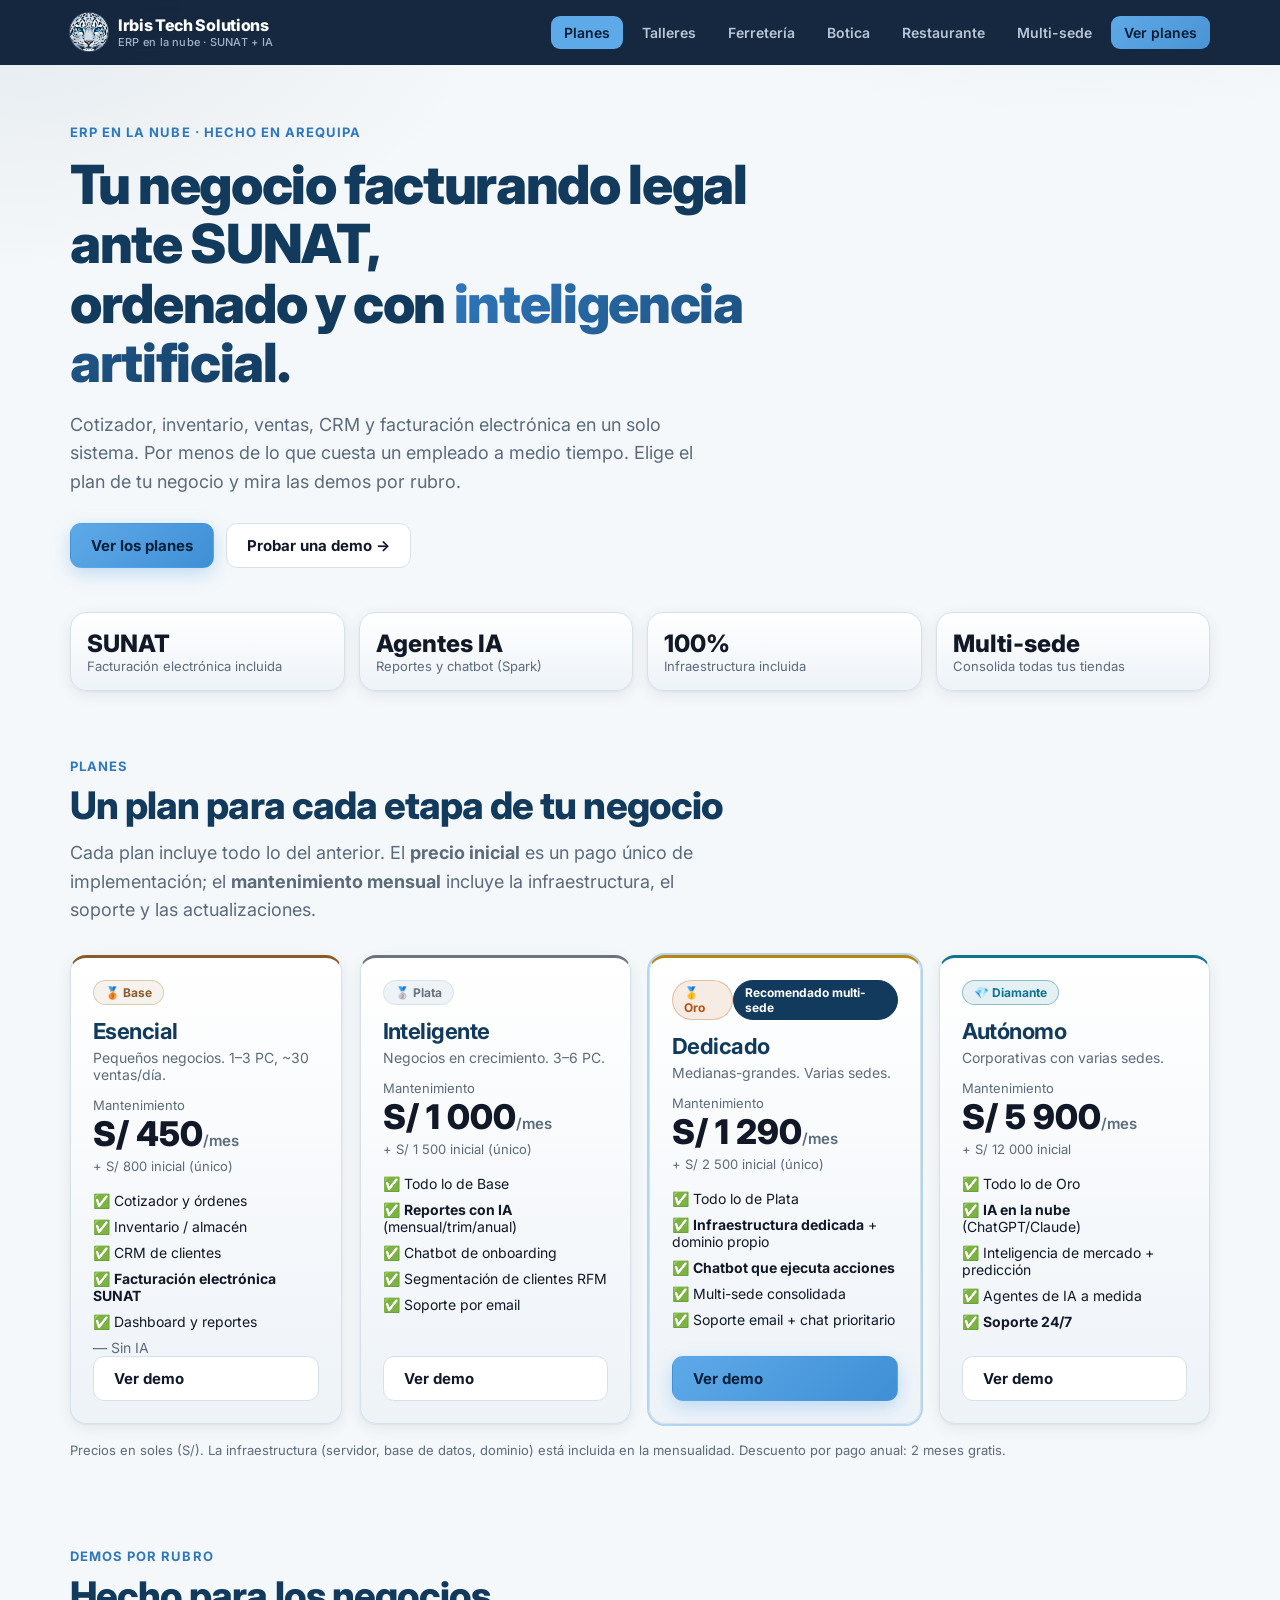
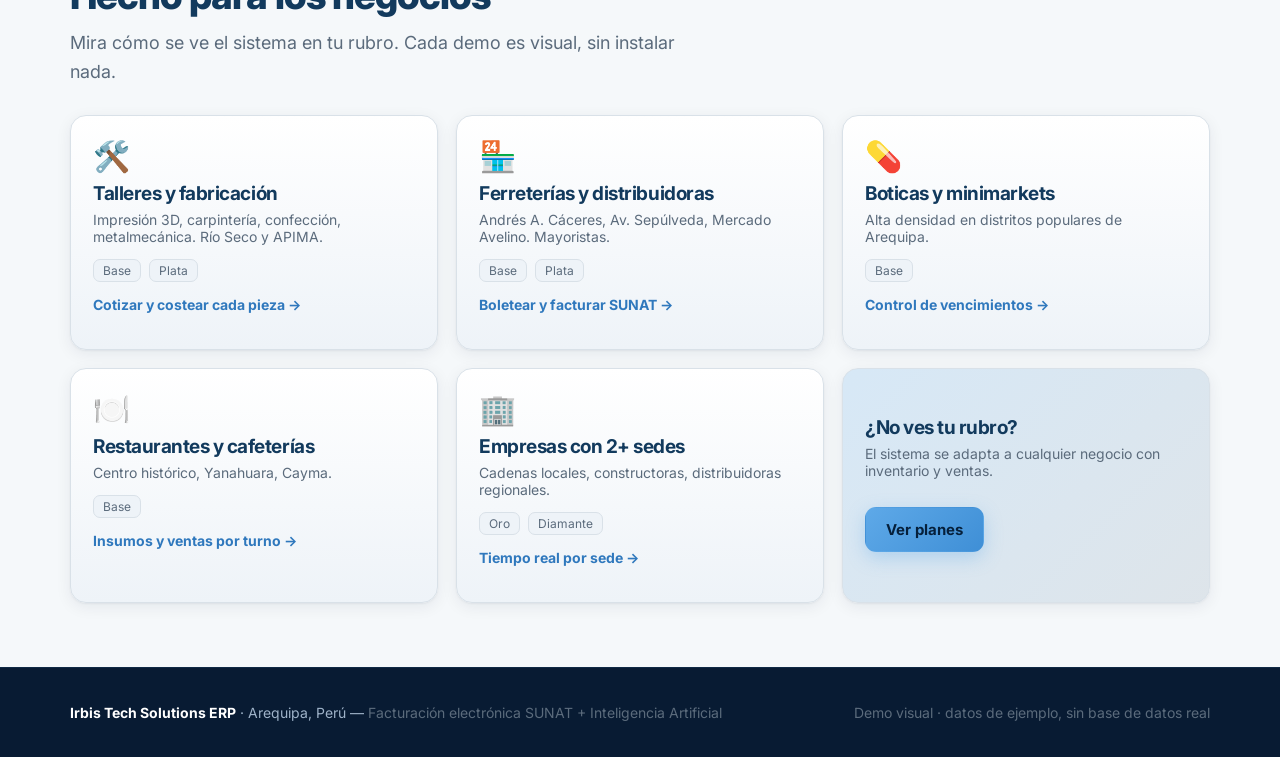
<file: index.html>
<!DOCTYPE html>
<html lang="es">
<head>
  <meta charset="UTF-8" />
  <meta name="viewport" content="width=device-width, initial-scale=1.0" />
  <title>Irbis Tech Solutions ERP — Planes · SUNAT + IA para tu negocio en Arequipa</title>
  <meta name="description" content="ERP en la nube de Irbis Tech Solutions con facturación electrónica SUNAT e inteligencia artificial. Planes Base, Plata, Oro y Diamante para negocios de Arequipa." />
  <link rel="preconnect" href="https://fonts.googleapis.com" />
  <link href="https://fonts.googleapis.com/css2?family=Inter:wght@400;500;600;700;800;900&display=swap" rel="stylesheet" />
  <link rel="stylesheet" href="assets/styles.css" />
</head>
<body data-page="planes" data-base="">

  <!-- HERO -->
  <header class="section" style="padding-top:56px;padding-bottom:40px;">
    <div class="container">
      <span class="eyebrow">ERP en la nube · Hecho en Arequipa</span>
      <h1 style="margin-top:14px;max-width:780px;">
        Tu negocio facturando legal ante SUNAT,<br />
        ordenado y con <span style="background:linear-gradient(135deg,var(--brand-2),var(--accent));-webkit-background-clip:text;background-clip:text;color:transparent;">inteligencia artificial</span>.
      </h1>
      <p class="lead" style="margin-top:18px;">
        Cotizador, inventario, ventas, CRM y facturación electrónica en un solo sistema.
        Por menos de lo que cuesta un empleado a medio tiempo. Elige el plan de tu negocio
        y mira las demos por rubro.
      </p>
      <div style="display:flex;gap:12px;margin-top:26px;flex-wrap:wrap;">
        <a class="btn btn-primary" href="#planes">Ver los planes</a>
        <a class="btn btn-ghost" href="demos/talleres.html">Probar una demo →</a>
      </div>

      <div class="grid" style="grid-template-columns:repeat(4,1fr);margin-top:44px;gap:14px;">
        <div class="card" style="padding:16px;"><div style="font-size:24px;font-weight:800;">SUNAT</div><div class="muted" style="font-size:13px;">Facturación electrónica incluida</div></div>
        <div class="card" style="padding:16px;"><div style="font-size:24px;font-weight:800;">Agentes IA</div><div class="muted" style="font-size:13px;">Reportes y chatbot (Spark)</div></div>
        <div class="card" style="padding:16px;"><div style="font-size:24px;font-weight:800;">100%</div><div class="muted" style="font-size:13px;">Infraestructura incluida</div></div>
        <div class="card" style="padding:16px;"><div style="font-size:24px;font-weight:800;">Multi-sede</div><div class="muted" style="font-size:13px;">Consolida todas tus tiendas</div></div>
      </div>
    </div>
  </header>

  <!-- PLANES -->
  <section class="section" id="planes" style="padding-top:24px;">
    <div class="container">
      <span class="eyebrow">Planes</span>
      <h2 style="margin-top:10px;">Un plan para cada etapa de tu negocio</h2>
      <p class="lead" style="margin-top:12px;">
        Cada plan incluye todo lo del anterior. El <b>precio inicial</b> es un pago único de
        implementación; el <b>mantenimiento mensual</b> incluye la infraestructura, el soporte
        y las actualizaciones.
      </p>

      <div class="grid" style="grid-template-columns:repeat(4,1fr);margin-top:30px;align-items:stretch;">

        <!-- BASE -->
        <div class="card" style="display:flex;flex-direction:column;border-top:3px solid var(--base);">
          <div class="pill" style="align-self:flex-start;color:var(--base);border-color:rgba(176,141,87,.4);background:rgba(176,141,87,.10);">🥉 Base</div>
          <h3 style="margin-top:14px;font-size:22px;">Esencial</h3>
          <p class="muted" style="font-size:14px;margin:6px 0 14px;">Pequeños negocios. 1–3 PC, ~30 ventas/día.</p>
          <div style="font-size:13px;color:var(--ink-soft);">Mantenimiento</div>
          <div style="font-size:34px;font-weight:850;">S/ 450<span style="font-size:15px;font-weight:600;color:var(--ink-soft);">/mes</span></div>
          <div class="muted" style="font-size:13px;margin-top:4px;">+ S/ 800 inicial (único)</div>
          <ul style="list-style:none;padding:0;margin:18px 0 0;font-size:14px;display:grid;gap:9px;">
            <li>✅ Cotizador y órdenes</li>
            <li>✅ Inventario / almacén</li>
            <li>✅ CRM de clientes</li>
            <li>✅ <b>Facturación electrónica SUNAT</b></li>
            <li>✅ Dashboard y reportes</li>
            <li class="muted">— Sin IA</li>
          </ul>
          <a class="btn btn-ghost" style="margin-top:auto;" href="demos/ferreteria.html">Ver demo</a>
        </div>

        <!-- PLATA -->
        <div class="card" style="display:flex;flex-direction:column;border-top:3px solid var(--plata);">
          <div class="pill" style="align-self:flex-start;color:var(--plata);">🥈 Plata</div>
          <h3 style="margin-top:14px;font-size:22px;">Inteligente</h3>
          <p class="muted" style="font-size:14px;margin:6px 0 14px;">Negocios en crecimiento. 3–6 PC.</p>
          <div style="font-size:13px;color:var(--ink-soft);">Mantenimiento</div>
          <div style="font-size:34px;font-weight:850;">S/ 1 000<span style="font-size:15px;font-weight:600;color:var(--ink-soft);">/mes</span></div>
          <div class="muted" style="font-size:13px;margin-top:4px;">+ S/ 1 500 inicial (único)</div>
          <ul style="list-style:none;padding:0;margin:18px 0 0;font-size:14px;display:grid;gap:9px;">
            <li>✅ Todo lo de Base</li>
            <li>✅ <b>Reportes con IA</b> (mensual/trim/anual)</li>
            <li>✅ Chatbot de onboarding</li>
            <li>✅ Segmentación de clientes RFM</li>
            <li>✅ Soporte por email</li>
          </ul>
          <a class="btn btn-ghost" style="margin-top:auto;" href="demos/talleres.html">Ver demo</a>
        </div>

        <!-- ORO -->
        <div class="card" style="display:flex;flex-direction:column;border-top:3px solid var(--oro);box-shadow:0 0 0 2px rgba(94,169,232,.45);">
          <div style="display:flex;justify-content:space-between;align-items:center;">
            <div class="pill amber">🥇 Oro</div>
            <span class="pill indigo">Recomendado multi-sede</span>
          </div>
          <h3 style="margin-top:14px;font-size:22px;">Dedicado</h3>
          <p class="muted" style="font-size:14px;margin:6px 0 14px;">Medianas-grandes. Varias sedes.</p>
          <div style="font-size:13px;color:var(--ink-soft);">Mantenimiento</div>
          <div style="font-size:34px;font-weight:850;">S/ 1 290<span style="font-size:15px;font-weight:600;color:var(--ink-soft);">/mes</span></div>
          <div class="muted" style="font-size:13px;margin-top:4px;">+ S/ 2 500 inicial (único)</div>
          <ul style="list-style:none;padding:0;margin:18px 0 0;font-size:14px;display:grid;gap:9px;">
            <li>✅ Todo lo de Plata</li>
            <li>✅ <b>Infraestructura dedicada</b> + dominio propio</li>
            <li>✅ <b>Chatbot que ejecuta acciones</b></li>
            <li>✅ Multi-sede consolidada</li>
            <li>✅ Soporte email + chat prioritario</li>
          </ul>
          <a class="btn btn-primary" style="margin-top:auto;" href="demos/multisede.html">Ver demo</a>
        </div>

        <!-- DIAMANTE -->
        <div class="card" style="display:flex;flex-direction:column;border-top:3px solid var(--diamante);">
          <div class="pill" style="align-self:flex-start;color:var(--diamante);border-color:rgba(14,116,144,.4);background:rgba(14,116,144,.10);">💎 Diamante</div>
          <h3 style="margin-top:14px;font-size:22px;">Autónomo</h3>
          <p class="muted" style="font-size:14px;margin:6px 0 14px;">Corporativas con varias sedes.</p>
          <div style="font-size:13px;color:var(--ink-soft);">Mantenimiento</div>
          <div style="font-size:34px;font-weight:850;">S/ 5 900<span style="font-size:15px;font-weight:600;color:var(--ink-soft);">/mes</span></div>
          <div class="muted" style="font-size:13px;margin-top:4px;">+ S/ 12 000 inicial</div>
          <ul style="list-style:none;padding:0;margin:18px 0 0;font-size:14px;display:grid;gap:9px;">
            <li>✅ Todo lo de Oro</li>
            <li>✅ <b>IA en la nube</b> (ChatGPT/Claude)</li>
            <li>✅ Inteligencia de mercado + predicción</li>
            <li>✅ Agentes de IA a medida</li>
            <li>✅ <b>Soporte 24/7</b></li>
          </ul>
          <a class="btn btn-ghost" style="margin-top:auto;" href="demos/multisede.html">Ver demo</a>
        </div>
      </div>

      <p class="muted" style="font-size:13px;margin-top:18px;">
        Precios en soles (S/). La infraestructura (servidor, base de datos, dominio) está incluida en la mensualidad.
        Descuento por pago anual: 2 meses gratis.
      </p>
    </div>
  </section>

  <!-- SEGMENTOS -->
  <section class="section" id="rubros" style="padding-top:10px;">
    <div class="container">
      <span class="eyebrow">Demos por rubro</span>
      <h2 style="margin-top:10px;">Hecho para los negocios</h2>
      <p class="lead" style="margin-top:12px;">Mira cómo se ve el sistema en tu rubro. Cada demo es visual, sin instalar nada.</p>

      <div class="grid" style="grid-template-columns:repeat(3,1fr);margin-top:28px;">

        <a class="card" href="demos/talleres.html" style="transition:.15s;">
          <div style="font-size:30px;">🛠️</div>
          <h3 style="margin-top:10px;font-size:19px;">Talleres y fabricación</h3>
          <p class="muted" style="font-size:14px;margin-top:6px;">Impresión 3D, carpintería, confección, metalmecánica. Río Seco y APIMA.</p>
          <div class="chip-row" style="margin-top:12px;"><span class="tag">Base</span><span class="tag">Plata</span></div>
          <p style="color:var(--brand-2);font-weight:700;margin-top:14px;font-size:14px;">Cotizar y costear cada pieza →</p>
        </a>

        <a class="card" href="demos/ferreteria.html" style="transition:.15s;">
          <div style="font-size:30px;">🏪</div>
          <h3 style="margin-top:10px;font-size:19px;">Ferreterías y distribuidoras</h3>
          <p class="muted" style="font-size:14px;margin-top:6px;">Andrés A. Cáceres, Av. Sepúlveda, Mercado Avelino. Mayoristas.</p>
          <div class="chip-row" style="margin-top:12px;"><span class="tag">Base</span><span class="tag">Plata</span></div>
          <p style="color:var(--brand-2);font-weight:700;margin-top:14px;font-size:14px;">Boletear y facturar SUNAT →</p>
        </a>

        <a class="card" href="demos/botica.html" style="transition:.15s;">
          <div style="font-size:30px;">💊</div>
          <h3 style="margin-top:10px;font-size:19px;">Boticas y minimarkets</h3>
          <p class="muted" style="font-size:14px;margin-top:6px;">Alta densidad en distritos populares de Arequipa.</p>
          <div class="chip-row" style="margin-top:12px;"><span class="tag">Base</span></div>
          <p style="color:var(--brand-2);font-weight:700;margin-top:14px;font-size:14px;">Control de vencimientos →</p>
        </a>

        <a class="card" href="demos/restaurante.html" style="transition:.15s;">
          <div style="font-size:30px;">🍽️</div>
          <h3 style="margin-top:10px;font-size:19px;">Restaurantes y cafeterías</h3>
          <p class="muted" style="font-size:14px;margin-top:6px;">Centro histórico, Yanahuara, Cayma.</p>
          <div class="chip-row" style="margin-top:12px;"><span class="tag">Base</span></div>
          <p style="color:var(--brand-2);font-weight:700;margin-top:14px;font-size:14px;">Insumos y ventas por turno →</p>
        </a>

        <a class="card" href="demos/multisede.html" style="transition:.15s;">
          <div style="font-size:30px;">🏢</div>
          <h3 style="margin-top:10px;font-size:19px;">Empresas con 2+ sedes</h3>
          <p class="muted" style="font-size:14px;margin-top:6px;">Cadenas locales, constructoras, distribuidoras regionales.</p>
          <div class="chip-row" style="margin-top:12px;"><span class="tag">Oro</span><span class="tag">Diamante</span></div>
          <p style="color:var(--brand-2);font-weight:700;margin-top:14px;font-size:14px;">Tiempo real por sede →</p>
        </a>

        <div class="card" style="display:flex;flex-direction:column;justify-content:center;background:linear-gradient(135deg,rgba(94,169,232,.20),rgba(18,58,93,.10));">
          <h3 style="font-size:19px;">¿No ves tu rubro?</h3>
          <p class="muted" style="font-size:14px;margin-top:6px;">El sistema se adapta a cualquier negocio con inventario y ventas.</p>
          <a class="btn btn-primary" style="margin-top:14px;align-self:flex-start;" href="#planes">Ver planes</a>
        </div>
      </div>
    </div>
  </section>

  <script src="assets/app.js"></script>
</body>
</html>
</file>
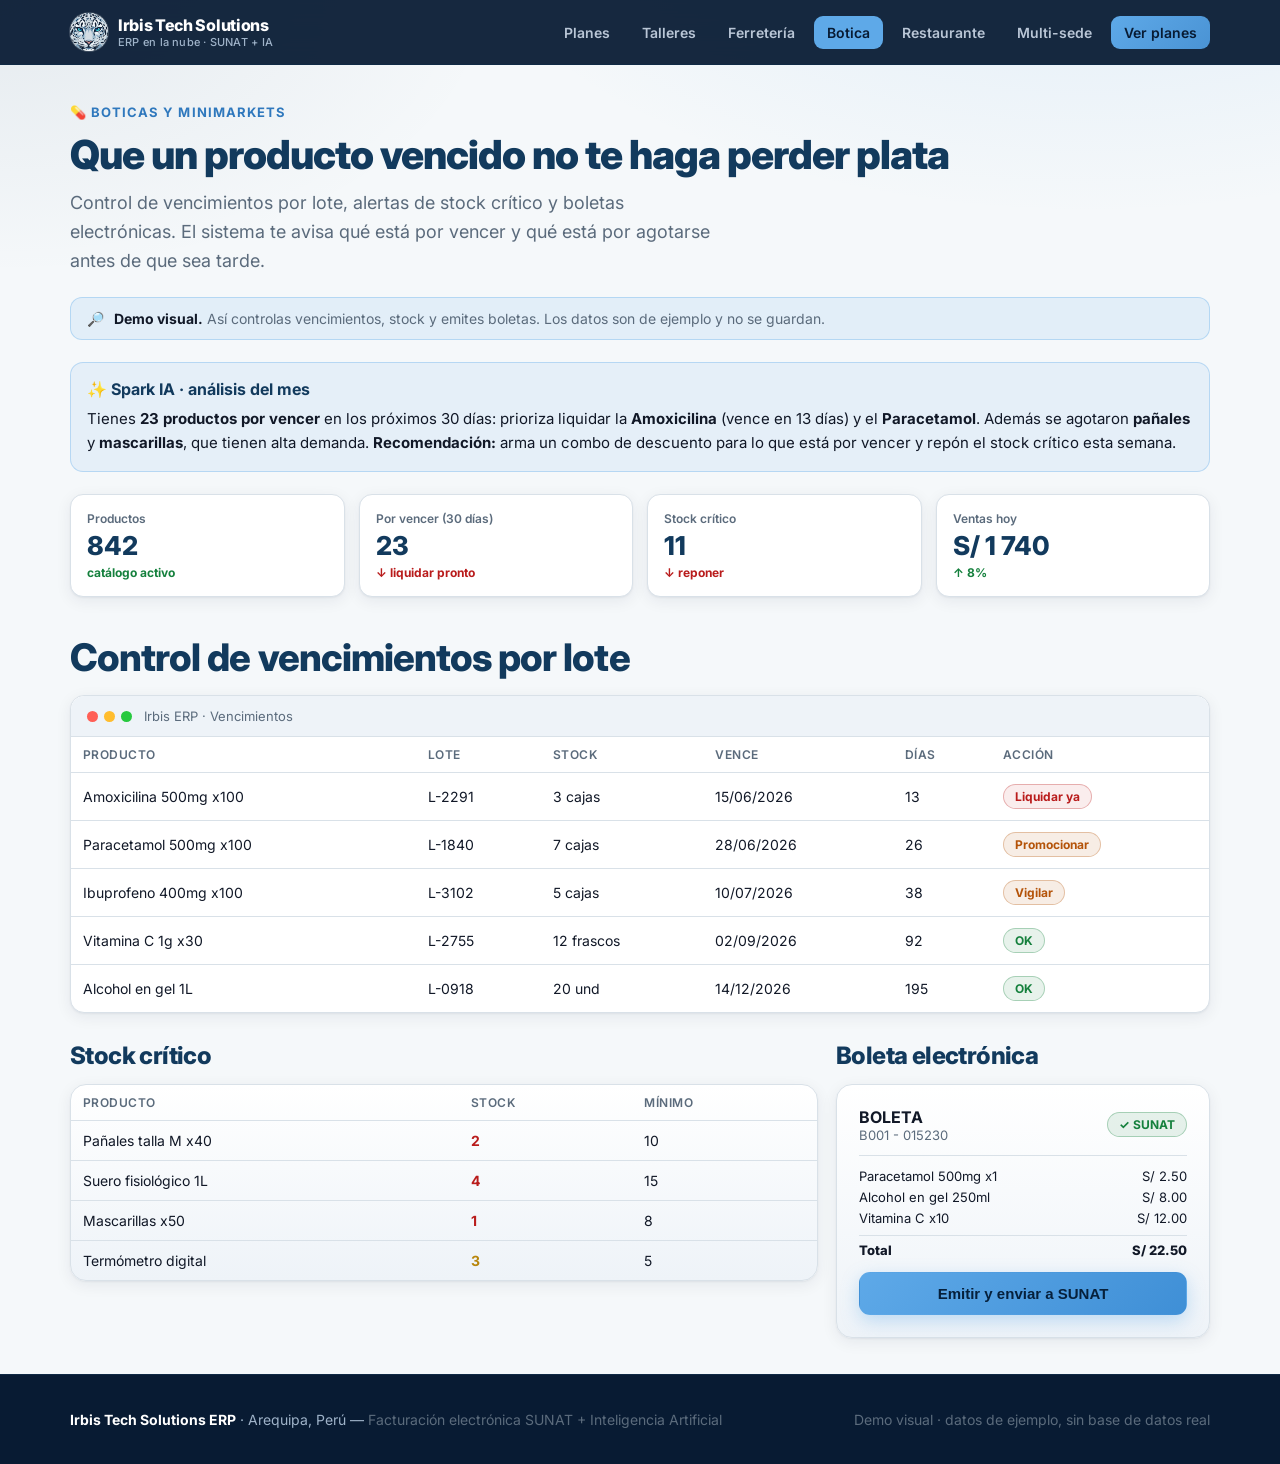
<file: demos/botica.html>
<!DOCTYPE html>
<html lang="es">
<head>
  <meta charset="UTF-8" />
  <meta name="viewport" content="width=device-width, initial-scale=1.0" />
  <title>Demo · Boticas y minimarkets — Irbis Tech Solutions ERP</title>
  <meta name="description" content="Demo de control de vencimientos, stock crítico y facturación para boticas y minimarkets de Arequipa." />
  <link rel="preconnect" href="https://fonts.googleapis.com" />
  <link href="https://fonts.googleapis.com/css2?family=Inter:wght@400;500;600;700;800;900&display=swap" rel="stylesheet" />
  <link rel="stylesheet" href="../assets/styles.css" />
</head>
<body data-page="botica" data-base="../">

  <section class="section" style="padding:36px 0;">
    <div class="container">
      <span class="eyebrow">💊 Boticas y minimarkets</span>
      <h1 style="margin-top:12px;font-size:clamp(28px,4vw,40px);">Que un producto vencido no te haga perder plata</h1>
      <p class="lead" style="margin-top:12px;">
        Control de vencimientos por lote, alertas de stock crítico y boletas electrónicas.
        El sistema te avisa qué está por vencer y qué está por agotarse antes de que sea tarde.
      </p>
      <div style="margin-top:22px;" id="banner"></div>

      <!-- IA -->
      <div class="ai-box" style="margin-bottom:22px;">
        <div class="ai-head">✨ Spark IA · análisis del mes</div>
        <p style="margin:0;font-size:15px;line-height:1.6;">
          Tienes <b>23 productos por vencer</b> en los próximos 30 días: prioriza liquidar la <b>Amoxicilina</b>
          (vence en 13 días) y el <b>Paracetamol</b>. Además se agotaron <b>pañales</b> y <b>mascarillas</b>,
          que tienen alta demanda. <b>Recomendación:</b> arma un combo de descuento para lo que está por vencer
          y repón el stock crítico esta semana.
        </p>
      </div>

      <div class="kpis">
        <div class="kpi"><div class="label">Productos</div><div class="value">842</div><div class="delta up">catálogo activo</div></div>
        <div class="kpi"><div class="label">Por vencer (30 días)</div><div class="value">23</div><div class="delta down">↓ liquidar pronto</div></div>
        <div class="kpi"><div class="label">Stock crítico</div><div class="value">11</div><div class="delta down">↓ reponer</div></div>
        <div class="kpi"><div class="label">Ventas hoy</div><div class="value">S/ 1 740</div><div class="delta up">↑ 8%</div></div>
      </div>

      <!-- VENCIMIENTOS -->
      <h2 style="margin-top:40px;">Control de vencimientos por lote</h2>
      <div class="appframe" style="margin-top:16px;">
        <div class="appbar"><span class="dots"><i></i><i></i><i></i></span><span class="muted" style="font-size:13px;">Irbis ERP · Vencimientos</span></div>
        <div class="appbody" style="padding:0;">
          <table class="data">
            <thead><tr><th>Producto</th><th>Lote</th><th>Stock</th><th>Vence</th><th>Días</th><th>Acción</th></tr></thead>
            <tbody>
              <tr><td>Amoxicilina 500mg x100</td><td>L-2291</td><td>3 cajas</td><td>15/06/2026</td><td>13</td><td><span class="pill red">Liquidar ya</span></td></tr>
              <tr><td>Paracetamol 500mg x100</td><td>L-1840</td><td>7 cajas</td><td>28/06/2026</td><td>26</td><td><span class="pill amber">Promocionar</span></td></tr>
              <tr><td>Ibuprofeno 400mg x100</td><td>L-3102</td><td>5 cajas</td><td>10/07/2026</td><td>38</td><td><span class="pill amber">Vigilar</span></td></tr>
              <tr><td>Vitamina C 1g x30</td><td>L-2755</td><td>12 frascos</td><td>02/09/2026</td><td>92</td><td><span class="pill green">OK</span></td></tr>
              <tr><td>Alcohol en gel 1L</td><td>L-0918</td><td>20 und</td><td>14/12/2026</td><td>195</td><td><span class="pill green">OK</span></td></tr>
            </tbody>
          </table>
        </div>
      </div>

      <div class="two-col" style="margin-top:30px;">
        <!-- STOCK CRITICO -->
        <div>
          <h2 style="font-size:24px;">Stock crítico</h2>
          <div class="card" style="margin-top:14px;padding:0;overflow:hidden;">
            <table class="data">
              <thead><tr><th>Producto</th><th>Stock</th><th>Mínimo</th></tr></thead>
              <tbody>
                <tr><td>Pañales talla M x40</td><td><b style="color:#b91c1c;">2</b></td><td>10</td></tr>
                <tr><td>Suero fisiológico 1L</td><td><b style="color:#b91c1c;">4</b></td><td>15</td></tr>
                <tr><td>Mascarillas x50</td><td><b style="color:#b91c1c;">1</b></td><td>8</td></tr>
                <tr><td>Termómetro digital</td><td><b style="color:var(--oro);">3</b></td><td>5</td></tr>
              </tbody>
            </table>
          </div>
        </div>

        <!-- BOLETA -->
        <div>
          <h2 style="font-size:24px;">Boleta electrónica</h2>
          <div class="card" style="margin-top:14px;">
            <div style="display:flex;justify-content:space-between;align-items:center;">
              <div><b>BOLETA</b><div class="muted" style="font-size:13px;">B001 - 015230</div></div>
              <span class="pill green">✓ SUNAT</span>
            </div>
            <div style="margin-top:12px;border-top:1px solid var(--line);padding-top:12px;display:grid;gap:5px;font-size:13px;">
              <div style="display:flex;justify-content:space-between;"><span>Paracetamol 500mg x1</span><span>S/ 2.50</span></div>
              <div style="display:flex;justify-content:space-between;"><span>Alcohol en gel 250ml</span><span>S/ 8.00</span></div>
              <div style="display:flex;justify-content:space-between;"><span>Vitamina C x10</span><span>S/ 12.00</span></div>
              <div style="display:flex;justify-content:space-between;font-weight:800;border-top:1px solid var(--line);padding-top:6px;margin-top:4px;"><span>Total</span><span>S/ 22.50</span></div>
            </div>
            <button class="btn btn-primary" style="justify-content:center;width:100%;margin-top:14px;">Emitir y enviar a SUNAT</button>
          </div>
        </div>
      </div>
    </div>
  </section>

  <script src="../assets/app.js"></script>
  <script>document.getElementById("banner").innerHTML = demoBanner("Así controlas vencimientos, stock y emites boletas.");</script>
</body>
</html>
</file>
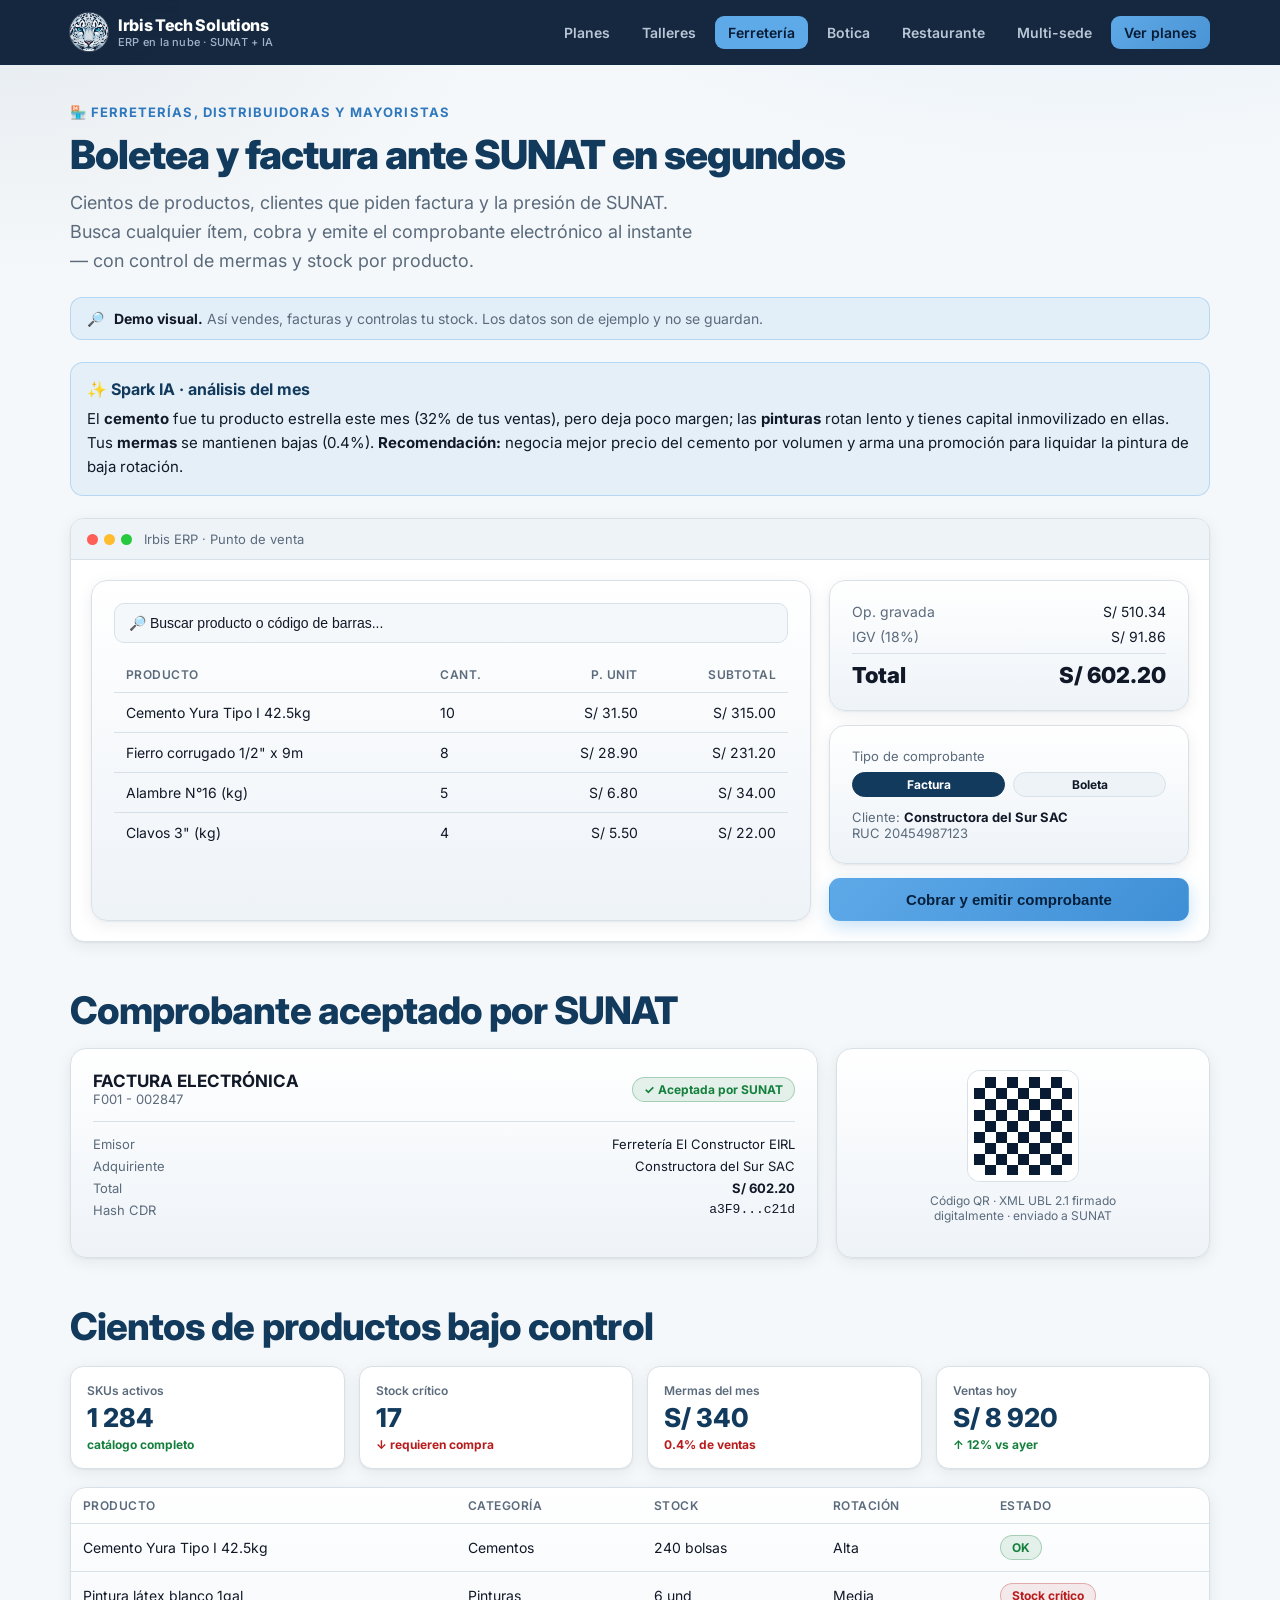
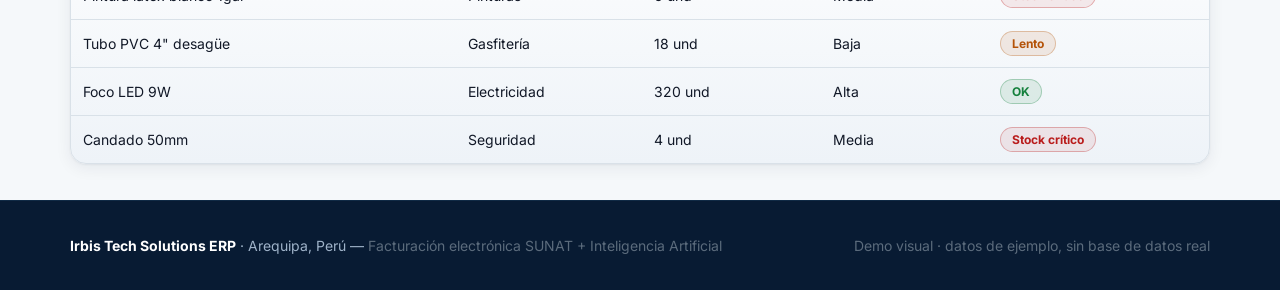
<file: demos/ferreteria.html>
<!DOCTYPE html>
<html lang="es">
<head>
  <meta charset="UTF-8" />
  <meta name="viewport" content="width=device-width, initial-scale=1.0" />
  <title>Demo · Ferreterías y distribuidoras — Irbis Tech Solutions ERP</title>
  <meta name="description" content="Demo de punto de venta y facturación electrónica SUNAT para ferreterías, distribuidoras y comercios mayoristas de Arequipa." />
  <link rel="preconnect" href="https://fonts.googleapis.com" />
  <link href="https://fonts.googleapis.com/css2?family=Inter:wght@400;500;600;700;800;900&display=swap" rel="stylesheet" />
  <link rel="stylesheet" href="../assets/styles.css" />
</head>
<body data-page="ferreteria" data-base="../">

  <section class="section" style="padding:36px 0;">
    <div class="container">
      <span class="eyebrow">🏪 Ferreterías, distribuidoras y mayoristas</span>
      <h1 style="margin-top:12px;font-size:clamp(28px,4vw,40px);">Boletea y factura ante SUNAT en segundos</h1>
      <p class="lead" style="margin-top:12px;">
        Cientos de productos, clientes que piden factura y la presión de SUNAT.
        Busca cualquier ítem, cobra y emite el comprobante electrónico al instante —
        con control de mermas y stock por producto.
      </p>
      <div style="margin-top:22px;" id="banner"></div>

      <!-- IA -->
      <div class="ai-box" style="margin-bottom:22px;">
        <div class="ai-head">✨ Spark IA · análisis del mes</div>
        <p style="margin:0;font-size:15px;line-height:1.6;">
          El <b>cemento</b> fue tu producto estrella este mes (32% de tus ventas), pero deja poco margen;
          las <b>pinturas</b> rotan lento y tienes capital inmovilizado en ellas. Tus <b>mermas</b> se mantienen
          bajas (0.4%). <b>Recomendación:</b> negocia mejor precio del cemento por volumen y arma una promoción
          para liquidar la pintura de baja rotación.
        </p>
      </div>

      <!-- POS -->
      <div class="appframe">
        <div class="appbar"><span class="dots"><i></i><i></i><i></i></span><span class="muted" style="font-size:13px;">Irbis ERP · Punto de venta</span></div>
        <div class="appbody">
          <div class="two-col">
            <!-- carrito -->
            <div class="card">
              <div style="display:flex;gap:10px;margin-bottom:14px;">
                <input style="flex:1;background:var(--bg);border:1px solid var(--line);border-radius:10px;padding:11px 14px;color:var(--ink);font-size:14px;" value="🔎 Buscar producto o código de barras..." readonly />
              </div>
              <table class="data">
                <thead><tr><th>Producto</th><th>Cant.</th><th style="text-align:right;">P. unit</th><th style="text-align:right;">Subtotal</th></tr></thead>
                <tbody>
                  <tr><td>Cemento Yura Tipo I 42.5kg</td><td>10</td><td style="text-align:right;">S/ 31.50</td><td style="text-align:right;">S/ 315.00</td></tr>
                  <tr><td>Fierro corrugado 1/2" x 9m</td><td>8</td><td style="text-align:right;">S/ 28.90</td><td style="text-align:right;">S/ 231.20</td></tr>
                  <tr><td>Alambre N°16 (kg)</td><td>5</td><td style="text-align:right;">S/ 6.80</td><td style="text-align:right;">S/ 34.00</td></tr>
                  <tr><td>Clavos 3" (kg)</td><td>4</td><td style="text-align:right;">S/ 5.50</td><td style="text-align:right;">S/ 22.00</td></tr>
                </tbody>
              </table>
            </div>

            <!-- cobro -->
            <div style="display:grid;gap:14px;align-content:start;">
              <div class="card">
                <div style="display:grid;gap:8px;font-size:14px;">
                  <div style="display:flex;justify-content:space-between;"><span class="muted">Op. gravada</span><span>S/ 510.34</span></div>
                  <div style="display:flex;justify-content:space-between;"><span class="muted">IGV (18%)</span><span>S/ 91.86</span></div>
                  <div style="display:flex;justify-content:space-between;font-size:22px;font-weight:850;border-top:1px solid var(--line);padding-top:8px;"><span>Total</span><span>S/ 602.20</span></div>
                </div>
              </div>
              <div class="card">
                <div class="muted" style="font-size:13px;margin-bottom:8px;">Tipo de comprobante</div>
                <div style="display:flex;gap:8px;">
                  <span class="pill indigo" style="flex:1;justify-content:center;">Factura</span>
                  <span class="pill" style="flex:1;justify-content:center;">Boleta</span>
                </div>
                <div style="margin-top:12px;font-size:13px;" class="muted">Cliente: <b style="color:var(--ink)">Constructora del Sur SAC</b><br/>RUC 20454987123</div>
              </div>
              <button class="btn btn-primary" style="justify-content:center;">Cobrar y emitir comprobante</button>
            </div>
          </div>
        </div>
      </div>

      <!-- COMPROBANTE EMITIDO -->
      <h2 style="margin-top:48px;">Comprobante aceptado por SUNAT</h2>
      <div class="two-col" style="margin-top:16px;">
        <div class="card">
          <div style="display:flex;justify-content:space-between;align-items:center;">
            <div><b style="font-size:17px;">FACTURA ELECTRÓNICA</b><div class="muted" style="font-size:13px;">F001 - 002847</div></div>
            <span class="pill green">✓ Aceptada por SUNAT</span>
          </div>
          <div style="margin-top:14px;border-top:1px solid var(--line);padding-top:14px;display:grid;gap:6px;font-size:13px;">
            <div style="display:flex;justify-content:space-between;"><span class="muted">Emisor</span><span>Ferretería El Constructor EIRL</span></div>
            <div style="display:flex;justify-content:space-between;"><span class="muted">Adquiriente</span><span>Constructora del Sur SAC</span></div>
            <div style="display:flex;justify-content:space-between;"><span class="muted">Total</span><b>S/ 602.20</b></div>
            <div style="display:flex;justify-content:space-between;"><span class="muted">Hash CDR</span><span style="font-family:monospace;">a3F9...c21d</span></div>
          </div>
        </div>
        <div class="card" style="display:flex;flex-direction:column;align-items:center;justify-content:center;text-align:center;">
          <div style="width:110px;height:110px;border-radius:12px;background:repeating-conic-gradient(#081b33 0 25%, #ffffff 0 50%) 0 0/22px 22px;border:6px solid #fff;box-shadow:0 0 0 1px var(--line);"></div>
          <p class="muted" style="font-size:12px;margin-top:12px;">Código QR · XML UBL 2.1 firmado<br/>digitalmente · enviado a SUNAT</p>
        </div>
      </div>

      <!-- CONTROL DE STOCK Y MERMAS -->
      <h2 style="margin-top:48px;">Cientos de productos bajo control</h2>
      <div class="kpis" style="margin-top:18px;">
        <div class="kpi"><div class="label">SKUs activos</div><div class="value">1 284</div><div class="delta up">catálogo completo</div></div>
        <div class="kpi"><div class="label">Stock crítico</div><div class="value">17</div><div class="delta down">↓ requieren compra</div></div>
        <div class="kpi"><div class="label">Mermas del mes</div><div class="value">S/ 340</div><div class="delta down">0.4% de ventas</div></div>
        <div class="kpi"><div class="label">Ventas hoy</div><div class="value">S/ 8 920</div><div class="delta up">↑ 12% vs ayer</div></div>
      </div>

      <div class="card" style="margin-top:18px;padding:0;overflow:hidden;">
        <table class="data">
          <thead><tr><th>Producto</th><th>Categoría</th><th>Stock</th><th>Rotación</th><th>Estado</th></tr></thead>
          <tbody>
            <tr><td>Cemento Yura Tipo I 42.5kg</td><td>Cementos</td><td>240 bolsas</td><td>Alta</td><td><span class="pill green">OK</span></td></tr>
            <tr><td>Pintura látex blanco 1gal</td><td>Pinturas</td><td>6 und</td><td>Media</td><td><span class="pill red">Stock crítico</span></td></tr>
            <tr><td>Tubo PVC 4" desagüe</td><td>Gasfitería</td><td>18 und</td><td>Baja</td><td><span class="pill amber">Lento</span></td></tr>
            <tr><td>Foco LED 9W</td><td>Electricidad</td><td>320 und</td><td>Alta</td><td><span class="pill green">OK</span></td></tr>
            <tr><td>Candado 50mm</td><td>Seguridad</td><td>4 und</td><td>Media</td><td><span class="pill red">Stock crítico</span></td></tr>
          </tbody>
        </table>
      </div>
    </div>
  </section>

  <script src="../assets/app.js"></script>
  <script>document.getElementById("banner").innerHTML = demoBanner("Así vendes, facturas y controlas tu stock.");</script>
</body>
</html>
</file>
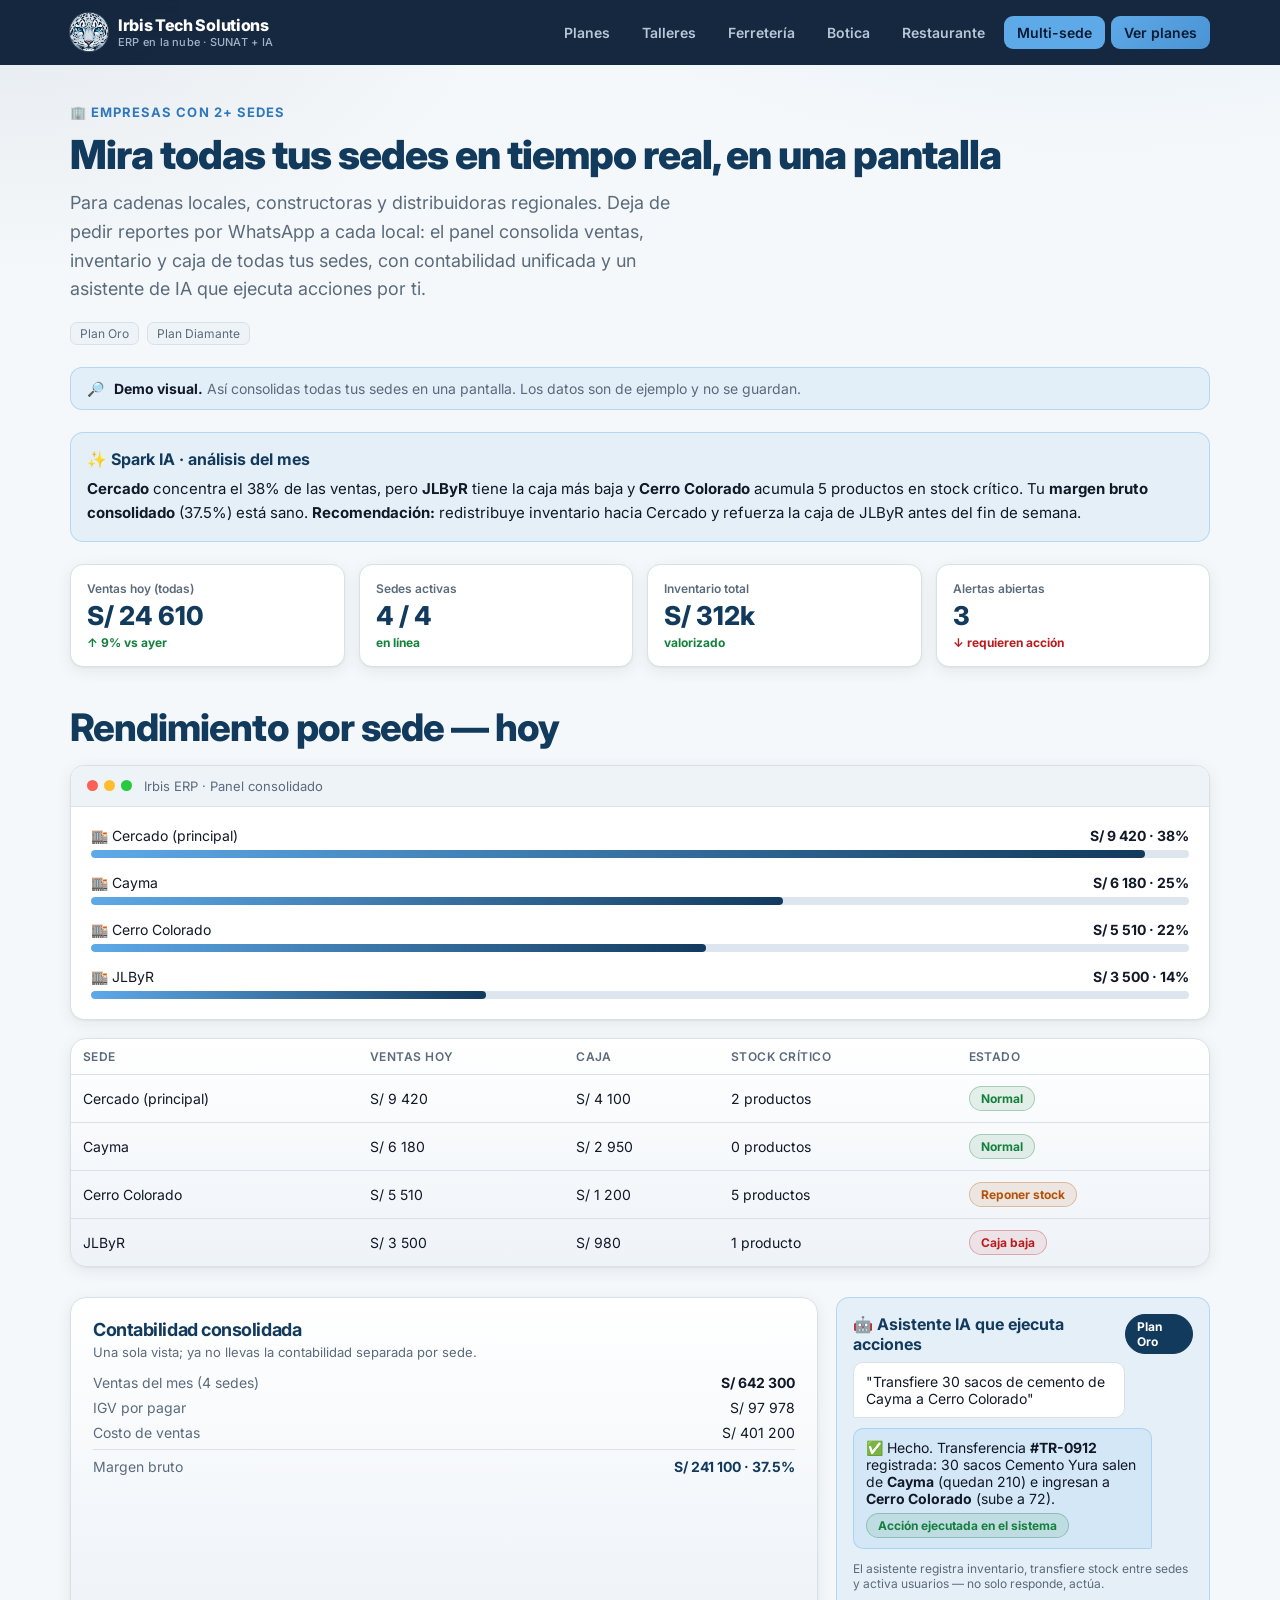
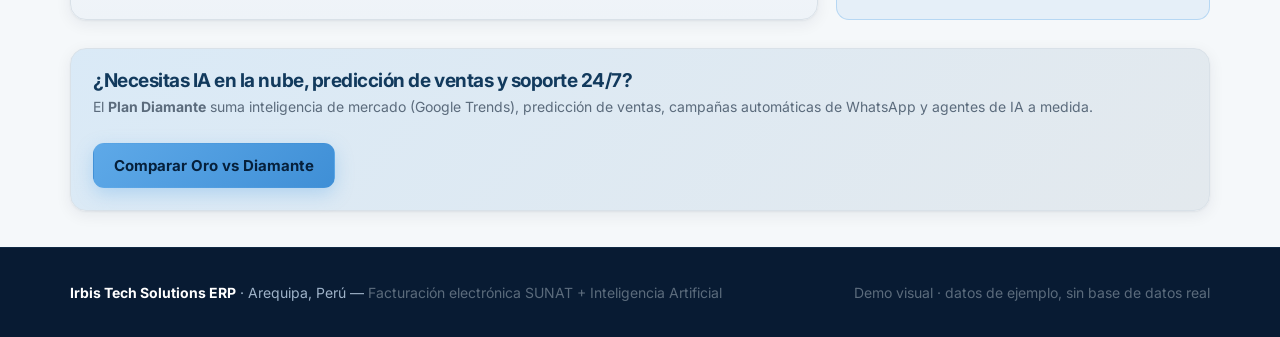
<file: demos/multisede.html>
<!DOCTYPE html>
<html lang="es">
<head>
  <meta charset="UTF-8" />
  <meta name="viewport" content="width=device-width, initial-scale=1.0" />
  <title>Demo · Empresas con varias sedes — Irbis Tech Solutions ERP</title>
  <meta name="description" content="Demo del panel consolidado multi-sede en tiempo real para cadenas, constructoras y distribuidoras regionales. Plan Oro y Diamante." />
  <link rel="preconnect" href="https://fonts.googleapis.com" />
  <link href="https://fonts.googleapis.com/css2?family=Inter:wght@400;500;600;700;800;900&display=swap" rel="stylesheet" />
  <link rel="stylesheet" href="../assets/styles.css" />
</head>
<body data-page="multisede" data-base="../">

  <section class="section" style="padding:36px 0;">
    <div class="container">
      <span class="eyebrow">🏢 Empresas con 2+ sedes</span>
      <h1 style="margin-top:12px;font-size:clamp(28px,4vw,40px);">Mira todas tus sedes en tiempo real, en una pantalla</h1>
      <p class="lead" style="margin-top:12px;">
        Para cadenas locales, constructoras y distribuidoras regionales. Deja de pedir reportes
        por WhatsApp a cada local: el panel consolida ventas, inventario y caja de todas tus sedes,
        con contabilidad unificada y un asistente de IA que ejecuta acciones por ti.
      </p>
      <div class="chip-row" style="margin-top:14px;"><span class="tag">Plan Oro</span><span class="tag">Plan Diamante</span></div>

      <div style="margin-top:22px;" id="banner"></div>

      <!-- IA -->
      <div class="ai-box" style="margin-bottom:22px;">
        <div class="ai-head">✨ Spark IA · análisis del mes</div>
        <p style="margin:0;font-size:15px;line-height:1.6;">
          <b>Cercado</b> concentra el 38% de las ventas, pero <b>JLByR</b> tiene la caja más baja y
          <b>Cerro Colorado</b> acumula 5 productos en stock crítico. Tu <b>margen bruto consolidado</b> (37.5%)
          está sano. <b>Recomendación:</b> redistribuye inventario hacia Cercado y refuerza la caja de JLByR
          antes del fin de semana.
        </p>
      </div>

      <!-- CONSOLIDADO -->
      <div class="kpis">
        <div class="kpi"><div class="label">Ventas hoy (todas)</div><div class="value">S/ 24 610</div><div class="delta up">↑ 9% vs ayer</div></div>
        <div class="kpi"><div class="label">Sedes activas</div><div class="value">4 / 4</div><div class="delta up">en línea</div></div>
        <div class="kpi"><div class="label">Inventario total</div><div class="value">S/ 312k</div><div class="delta up">valorizado</div></div>
        <div class="kpi"><div class="label">Alertas abiertas</div><div class="value">3</div><div class="delta down">↓ requieren acción</div></div>
      </div>

      <!-- COMPARATIVO SEDES -->
      <h2 style="margin-top:40px;">Rendimiento por sede — hoy</h2>
      <div class="appframe" style="margin-top:16px;">
        <div class="appbar"><span class="dots"><i></i><i></i><i></i></span><span class="muted" style="font-size:13px;">Irbis ERP · Panel consolidado</span></div>
        <div class="appbody">
          <div style="display:grid;gap:16px;">
            <div>
              <div style="display:flex;justify-content:space-between;font-size:14px;"><span>🏬 Cercado (principal)</span><b>S/ 9 420 · 38%</b></div>
              <div class="bar" style="margin-top:6px;"><span style="width:96%;"></span></div>
            </div>
            <div>
              <div style="display:flex;justify-content:space-between;font-size:14px;"><span>🏬 Cayma</span><b>S/ 6 180 · 25%</b></div>
              <div class="bar" style="margin-top:6px;"><span style="width:63%;"></span></div>
            </div>
            <div>
              <div style="display:flex;justify-content:space-between;font-size:14px;"><span>🏬 Cerro Colorado</span><b>S/ 5 510 · 22%</b></div>
              <div class="bar" style="margin-top:6px;"><span style="width:56%;"></span></div>
            </div>
            <div>
              <div style="display:flex;justify-content:space-between;font-size:14px;"><span>🏬 JLByR</span><b>S/ 3 500 · 14%</b></div>
              <div class="bar" style="margin-top:6px;"><span style="width:36%;"></span></div>
            </div>
          </div>
        </div>
      </div>

      <div class="card" style="margin-top:18px;padding:0;overflow:hidden;">
        <table class="data">
          <thead><tr><th>Sede</th><th>Ventas hoy</th><th>Caja</th><th>Stock crítico</th><th>Estado</th></tr></thead>
          <tbody>
            <tr><td>Cercado (principal)</td><td>S/ 9 420</td><td>S/ 4 100</td><td>2 productos</td><td><span class="pill green">Normal</span></td></tr>
            <tr><td>Cayma</td><td>S/ 6 180</td><td>S/ 2 950</td><td>0 productos</td><td><span class="pill green">Normal</span></td></tr>
            <tr><td>Cerro Colorado</td><td>S/ 5 510</td><td>S/ 1 200</td><td>5 productos</td><td><span class="pill amber">Reponer stock</span></td></tr>
            <tr><td>JLByR</td><td>S/ 3 500</td><td>S/ 980</td><td>1 producto</td><td><span class="pill red">Caja baja</span></td></tr>
          </tbody>
        </table>
      </div>

      <!-- CONTABILIDAD CONSOLIDADA -->
      <div class="two-col" style="margin-top:30px;">
        <div class="card">
          <h3 style="font-size:18px;">Contabilidad consolidada</h3>
          <p class="muted" style="font-size:13px;margin:4px 0 14px;">Una sola vista; ya no llevas la contabilidad separada por sede.</p>
          <div style="display:grid;gap:8px;font-size:14px;">
            <div style="display:flex;justify-content:space-between;"><span class="muted">Ventas del mes (4 sedes)</span><b>S/ 642 300</b></div>
            <div style="display:flex;justify-content:space-between;"><span class="muted">IGV por pagar</span><span>S/ 97 978</span></div>
            <div style="display:flex;justify-content:space-between;"><span class="muted">Costo de ventas</span><span>S/ 401 200</span></div>
            <div style="display:flex;justify-content:space-between;border-top:1px solid var(--line);padding-top:8px;"><span class="muted">Margen bruto</span><b style="color:var(--accent);">S/ 241 100 · 37.5%</b></div>
          </div>
        </div>

        <!-- CHATBOT CON ACCIONES -->
        <div class="ai-box">
          <div class="ai-head">🤖 Asistente IA que ejecuta acciones <span class="pill indigo" style="margin-left:6px;">Plan Oro</span></div>
          <div style="display:grid;gap:10px;margin-top:6px;font-size:14px;">
            <div style="background:var(--card);border:1px solid var(--line);border-radius:10px 10px 10px 2px;padding:10px 12px;align-self:flex-end;max-width:80%;">
              "Transfiere 30 sacos de cemento de Cayma a Cerro Colorado"
            </div>
            <div style="background:rgba(94,169,232,.12);border:1px solid rgba(94,169,232,.35);border-radius:10px 10px 2px 10px;padding:10px 12px;max-width:88%;">
              ✅ Hecho. Transferencia <b>#TR-0912</b> registrada: 30 sacos Cemento Yura salen de
              <b>Cayma</b> (quedan 210) e ingresan a <b>Cerro Colorado</b> (sube a 72).
              <div style="margin-top:6px;" class="pill green">Acción ejecutada en el sistema</div>
            </div>
          </div>
          <p class="muted" style="font-size:12px;margin-top:12px;">El asistente registra inventario, transfiere stock entre sedes y activa usuarios — no solo responde, actúa.</p>
        </div>
      </div>

      <div class="card" style="margin-top:28px;background:linear-gradient(135deg,rgba(94,169,232,.18),rgba(18,58,93,.08));">
        <h3 style="font-size:19px;">¿Necesitas IA en la nube, predicción de ventas y soporte 24/7?</h3>
        <p class="muted" style="margin-top:6px;font-size:14px;">El <b>Plan Diamante</b> suma inteligencia de mercado (Google Trends), predicción de ventas, campañas automáticas de WhatsApp y agentes de IA a medida.</p>
        <a class="btn btn-primary" style="margin-top:14px;align-self:flex-start;" href="../index.html#planes">Comparar Oro vs Diamante</a>
      </div>
    </div>
  </section>

  <script src="../assets/app.js"></script>
  <script>document.getElementById("banner").innerHTML = demoBanner("Así consolidas todas tus sedes en una pantalla.");</script>
</body>
</html>
</file>
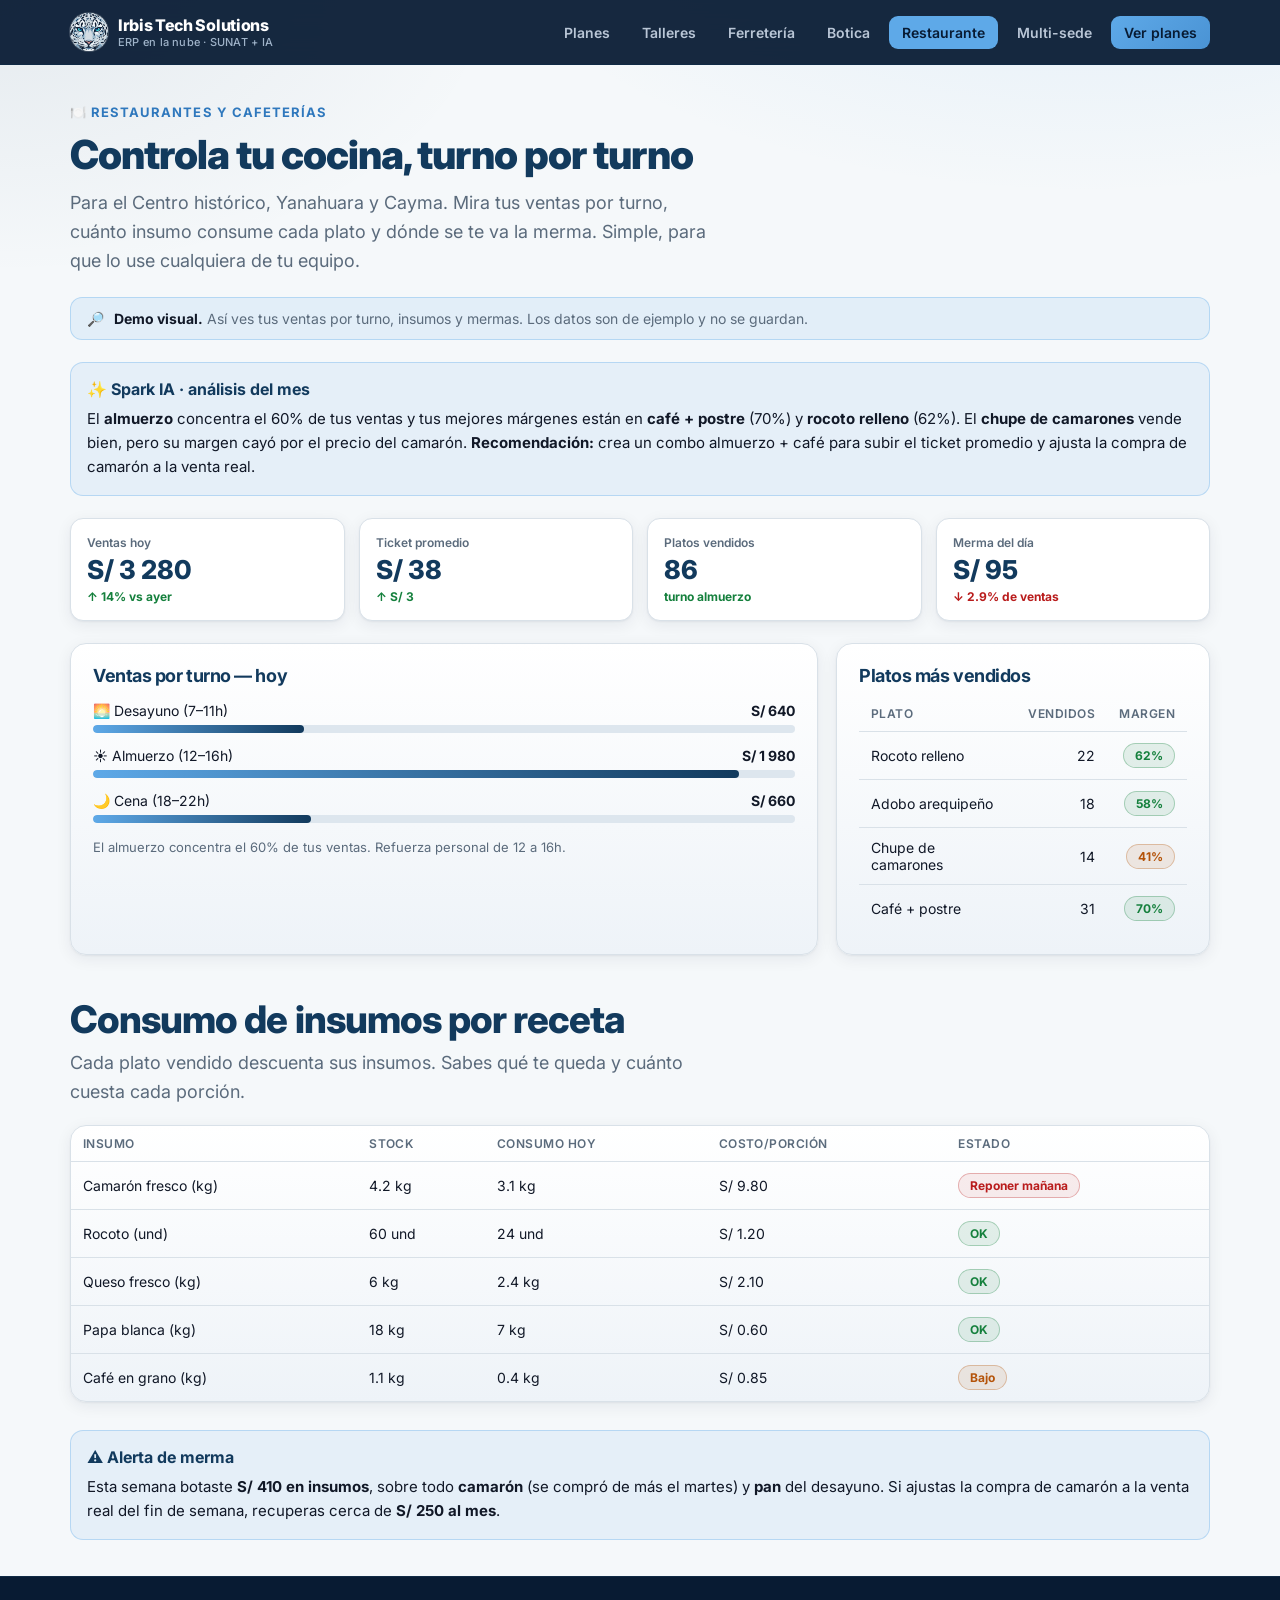
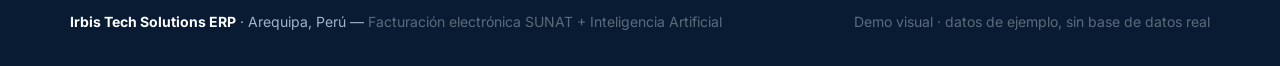
<file: demos/restaurante.html>
<!DOCTYPE html>
<html lang="es">
<head>
  <meta charset="UTF-8" />
  <meta name="viewport" content="width=device-width, initial-scale=1.0" />
  <title>Demo · Restaurantes y cafeterías — Irbis Tech Solutions ERP</title>
  <meta name="description" content="Demo de control de insumos, mermas y ventas por turno para restaurantes y cafeterías de Arequipa." />
  <link rel="preconnect" href="https://fonts.googleapis.com" />
  <link href="https://fonts.googleapis.com/css2?family=Inter:wght@400;500;600;700;800;900&display=swap" rel="stylesheet" />
  <link rel="stylesheet" href="../assets/styles.css" />
</head>
<body data-page="restaurante" data-base="../">

  <section class="section" style="padding:36px 0;">
    <div class="container">
      <span class="eyebrow">🍽️ Restaurantes y cafeterías</span>
      <h1 style="margin-top:12px;font-size:clamp(28px,4vw,40px);">Controla tu cocina, turno por turno</h1>
      <p class="lead" style="margin-top:12px;">
        Para el Centro histórico, Yanahuara y Cayma. Mira tus ventas por turno, cuánto insumo
        consume cada plato y dónde se te va la merma. Simple, para que lo use cualquiera de tu equipo.
      </p>
      <div style="margin-top:22px;" id="banner"></div>

      <!-- IA -->
      <div class="ai-box" style="margin-bottom:22px;">
        <div class="ai-head">✨ Spark IA · análisis del mes</div>
        <p style="margin:0;font-size:15px;line-height:1.6;">
          El <b>almuerzo</b> concentra el 60% de tus ventas y tus mejores márgenes están en <b>café + postre</b>
          (70%) y <b>rocoto relleno</b> (62%). El <b>chupe de camarones</b> vende bien, pero su margen cayó por el
          precio del camarón. <b>Recomendación:</b> crea un combo almuerzo + café para subir el ticket promedio
          y ajusta la compra de camarón a la venta real.
        </p>
      </div>

      <!-- VENTAS POR TURNO -->
      <div class="kpis">
        <div class="kpi"><div class="label">Ventas hoy</div><div class="value">S/ 3 280</div><div class="delta up">↑ 14% vs ayer</div></div>
        <div class="kpi"><div class="label">Ticket promedio</div><div class="value">S/ 38</div><div class="delta up">↑ S/ 3</div></div>
        <div class="kpi"><div class="label">Platos vendidos</div><div class="value">86</div><div class="delta up">turno almuerzo</div></div>
        <div class="kpi"><div class="label">Merma del día</div><div class="value">S/ 95</div><div class="delta down">↓ 2.9% de ventas</div></div>
      </div>

      <div class="two-col" style="margin-top:22px;">
        <div class="card">
          <h3 style="font-size:18px;">Ventas por turno — hoy</h3>
          <div style="display:grid;gap:14px;margin-top:16px;">
            <div>
              <div style="display:flex;justify-content:space-between;font-size:14px;"><span>🌅 Desayuno (7–11h)</span><b>S/ 640</b></div>
              <div class="bar" style="margin-top:6px;"><span style="width:30%;"></span></div>
            </div>
            <div>
              <div style="display:flex;justify-content:space-between;font-size:14px;"><span>☀️ Almuerzo (12–16h)</span><b>S/ 1 980</b></div>
              <div class="bar" style="margin-top:6px;"><span style="width:92%;"></span></div>
            </div>
            <div>
              <div style="display:flex;justify-content:space-between;font-size:14px;"><span>🌙 Cena (18–22h)</span><b>S/ 660</b></div>
              <div class="bar" style="margin-top:6px;"><span style="width:31%;"></span></div>
            </div>
          </div>
          <p class="muted" style="font-size:13px;margin-top:16px;">El almuerzo concentra el 60% de tus ventas. Refuerza personal de 12 a 16h.</p>
        </div>

        <div class="card">
          <h3 style="font-size:18px;">Platos más vendidos</h3>
          <table class="data" style="margin-top:10px;">
            <thead><tr><th>Plato</th><th style="text-align:right;">Vendidos</th><th style="text-align:right;">Margen</th></tr></thead>
            <tbody>
              <tr><td>Rocoto relleno</td><td style="text-align:right;">22</td><td style="text-align:right;"><span class="pill green">62%</span></td></tr>
              <tr><td>Adobo arequipeño</td><td style="text-align:right;">18</td><td style="text-align:right;"><span class="pill green">58%</span></td></tr>
              <tr><td>Chupe de camarones</td><td style="text-align:right;">14</td><td style="text-align:right;"><span class="pill amber">41%</span></td></tr>
              <tr><td>Café + postre</td><td style="text-align:right;">31</td><td style="text-align:right;"><span class="pill green">70%</span></td></tr>
            </tbody>
          </table>
        </div>
      </div>

      <!-- INSUMOS / RECETAS -->
      <h2 style="margin-top:44px;">Consumo de insumos por receta</h2>
      <p class="lead" style="margin-top:8px;">Cada plato vendido descuenta sus insumos. Sabes qué te queda y cuánto cuesta cada porción.</p>
      <div class="card" style="margin-top:16px;padding:0;overflow:hidden;">
        <table class="data">
          <thead><tr><th>Insumo</th><th>Stock</th><th>Consumo hoy</th><th>Costo/porción</th><th>Estado</th></tr></thead>
          <tbody>
            <tr><td>Camarón fresco (kg)</td><td>4.2 kg</td><td>3.1 kg</td><td>S/ 9.80</td><td><span class="pill red">Reponer mañana</span></td></tr>
            <tr><td>Rocoto (und)</td><td>60 und</td><td>24 und</td><td>S/ 1.20</td><td><span class="pill green">OK</span></td></tr>
            <tr><td>Queso fresco (kg)</td><td>6 kg</td><td>2.4 kg</td><td>S/ 2.10</td><td><span class="pill green">OK</span></td></tr>
            <tr><td>Papa blanca (kg)</td><td>18 kg</td><td>7 kg</td><td>S/ 0.60</td><td><span class="pill green">OK</span></td></tr>
            <tr><td>Café en grano (kg)</td><td>1.1 kg</td><td>0.4 kg</td><td>S/ 0.85</td><td><span class="pill amber">Bajo</span></td></tr>
          </tbody>
        </table>
      </div>

      <!-- MERMAS -->
      <div class="ai-box" style="margin-top:28px;">
        <div class="ai-head">⚠️ Alerta de merma</div>
        <p style="margin:0;font-size:15px;line-height:1.6;">
          Esta semana botaste <b>S/ 410 en insumos</b>, sobre todo <b>camarón</b> (se compró de más el martes)
          y <b>pan</b> del desayuno. Si ajustas la compra de camarón a la venta real del fin de semana,
          recuperas cerca de <b>S/ 250 al mes</b>.
        </p>
      </div>
    </div>
  </section>

  <script src="../assets/app.js"></script>
  <script>document.getElementById("banner").innerHTML = demoBanner("Así ves tus ventas por turno, insumos y mermas.");</script>
</body>
</html>
</file>
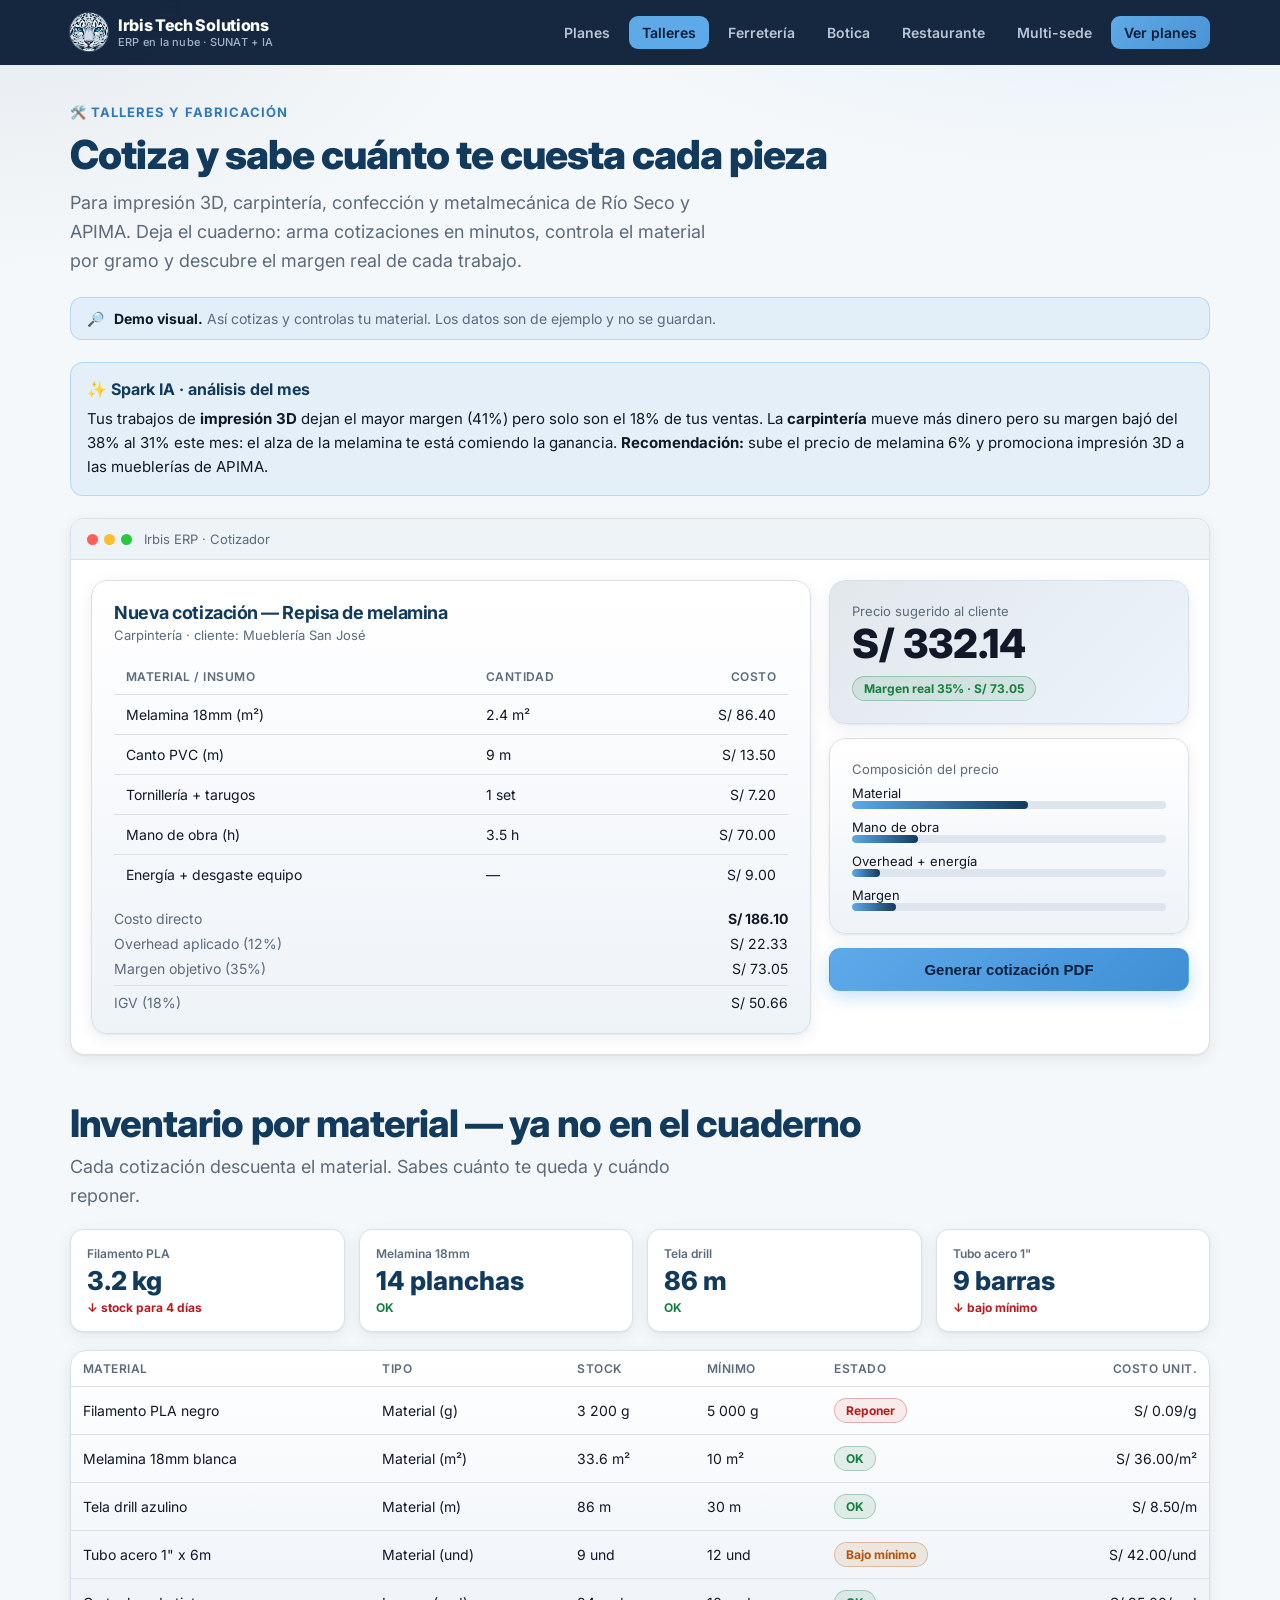
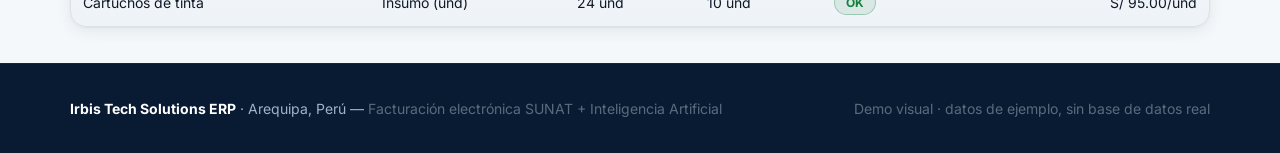
<file: demos/talleres.html>
<!DOCTYPE html>
<html lang="es">
<head>
  <meta charset="UTF-8" />
  <meta name="viewport" content="width=device-width, initial-scale=1.0" />
  <title>Demo · Talleres y fabricación — Irbis Tech Solutions ERP</title>
  <meta name="description" content="Demo del cotizador y costeo por pieza para talleres de impresión 3D, carpintería, confección y metalmecánica en Arequipa." />
  <link rel="preconnect" href="https://fonts.googleapis.com" />
  <link href="https://fonts.googleapis.com/css2?family=Inter:wght@400;500;600;700;800;900&display=swap" rel="stylesheet" />
  <link rel="stylesheet" href="../assets/styles.css" />
</head>
<body data-page="talleres" data-base="../">

  <section class="section" style="padding:36px 0;">
    <div class="container">
      <span class="eyebrow">🛠️ Talleres y fabricación</span>
      <h1 style="margin-top:12px;font-size:clamp(28px,4vw,40px);">Cotiza y sabe cuánto te cuesta cada pieza</h1>
      <p class="lead" style="margin-top:12px;">
        Para impresión 3D, carpintería, confección y metalmecánica de Río Seco y APIMA.
        Deja el cuaderno: arma cotizaciones en minutos, controla el material por gramo
        y descubre el margen real de cada trabajo.
      </p>
      <div style="margin-top:22px;" id="banner"></div>

      <!-- IA -->
      <div class="ai-box" style="margin-bottom:22px;">
        <div class="ai-head">✨ Spark IA · análisis del mes</div>
        <p style="margin:0;font-size:15px;line-height:1.6;">
          Tus trabajos de <b>impresión 3D</b> dejan el mayor margen (41%) pero solo son el 18% de tus ventas.
          La <b>carpintería</b> mueve más dinero pero su margen bajó del 38% al 31% este mes: el alza de la melamina
          te está comiendo la ganancia. <b>Recomendación:</b> sube el precio de melamina 6% y promociona impresión 3D
          a las mueblerías de APIMA.
        </p>
      </div>

      <!-- COTIZADOR -->
      <div class="appframe" style="margin-top:8px;">
        <div class="appbar"><span class="dots"><i></i><i></i><i></i></span><span class="muted" style="font-size:13px;">Irbis ERP · Cotizador</span></div>
        <div class="appbody">
          <div class="two-col">
            <!-- formulario -->
            <div class="card">
              <h3 style="font-size:18px;">Nueva cotización — Repisa de melamina</h3>
              <p class="muted" style="font-size:13px;margin:4px 0 16px;">Carpintería · cliente: Mueblería San José</p>

              <table class="data">
                <thead><tr><th>Material / insumo</th><th>Cantidad</th><th style="text-align:right;">Costo</th></tr></thead>
                <tbody>
                  <tr><td>Melamina 18mm (m²)</td><td>2.4 m²</td><td style="text-align:right;">S/ 86.40</td></tr>
                  <tr><td>Canto PVC (m)</td><td>9 m</td><td style="text-align:right;">S/ 13.50</td></tr>
                  <tr><td>Tornillería + tarugos</td><td>1 set</td><td style="text-align:right;">S/ 7.20</td></tr>
                  <tr><td>Mano de obra (h)</td><td>3.5 h</td><td style="text-align:right;">S/ 70.00</td></tr>
                  <tr><td>Energía + desgaste equipo</td><td>—</td><td style="text-align:right;">S/ 9.00</td></tr>
                </tbody>
              </table>

              <div style="display:grid;gap:8px;margin-top:16px;font-size:14px;">
                <div style="display:flex;justify-content:space-between;"><span class="muted">Costo directo</span><b>S/ 186.10</b></div>
                <div style="display:flex;justify-content:space-between;"><span class="muted">Overhead aplicado (12%)</span><span>S/ 22.33</span></div>
                <div style="display:flex;justify-content:space-between;"><span class="muted">Margen objetivo (35%)</span><span>S/ 73.05</span></div>
                <div style="display:flex;justify-content:space-between;border-top:1px solid var(--line);padding-top:8px;"><span class="muted">IGV (18%)</span><span>S/ 50.66</span></div>
              </div>
            </div>

            <!-- resultado -->
            <div style="display:grid;gap:14px;align-content:start;">
              <div class="card" style="background:linear-gradient(135deg,rgba(18,58,93,.12),rgba(94,169,232,.12));">
                <div class="muted" style="font-size:13px;">Precio sugerido al cliente</div>
                <div style="font-size:40px;font-weight:850;">S/ 332.14</div>
                <div class="pill green" style="margin-top:8px;">Margen real 35% · S/ 73.05</div>
              </div>
              <div class="card">
                <div class="muted" style="font-size:13px;margin-bottom:8px;">Composición del precio</div>
                <div style="display:grid;gap:10px;font-size:13px;">
                  <div>Material <div class="bar"><span style="width:56%;"></span></div></div>
                  <div>Mano de obra <div class="bar"><span style="width:21%;"></span></div></div>
                  <div>Overhead + energía <div class="bar"><span style="width:9%;"></span></div></div>
                  <div>Margen <div class="bar"><span style="width:14%;"></span></div></div>
                </div>
              </div>
              <button class="btn btn-primary" style="justify-content:center;">Generar cotización PDF</button>
            </div>
          </div>
        </div>
      </div>

      <!-- INVENTARIO POR MATERIAL -->
      <h2 style="margin-top:48px;">Inventario por material — ya no en el cuaderno</h2>
      <p class="lead" style="margin-top:8px;">Cada cotización descuenta el material. Sabes cuánto te queda y cuándo reponer.</p>

      <div class="kpis" style="margin-top:18px;">
        <div class="kpi"><div class="label">Filamento PLA</div><div class="value">3.2 kg</div><div class="delta down">↓ stock para 4 días</div></div>
        <div class="kpi"><div class="label">Melamina 18mm</div><div class="value">14 planchas</div><div class="delta up">OK</div></div>
        <div class="kpi"><div class="label">Tela drill</div><div class="value">86 m</div><div class="delta up">OK</div></div>
        <div class="kpi"><div class="label">Tubo acero 1"</div><div class="value">9 barras</div><div class="delta down">↓ bajo mínimo</div></div>
      </div>

      <div class="card" style="margin-top:18px;padding:0;overflow:hidden;">
        <table class="data">
          <thead><tr><th>Material</th><th>Tipo</th><th>Stock</th><th>Mínimo</th><th>Estado</th><th style="text-align:right;">Costo unit.</th></tr></thead>
          <tbody>
            <tr><td>Filamento PLA negro</td><td>Material (g)</td><td>3 200 g</td><td>5 000 g</td><td><span class="pill red">Reponer</span></td><td style="text-align:right;">S/ 0.09/g</td></tr>
            <tr><td>Melamina 18mm blanca</td><td>Material (m²)</td><td>33.6 m²</td><td>10 m²</td><td><span class="pill green">OK</span></td><td style="text-align:right;">S/ 36.00/m²</td></tr>
            <tr><td>Tela drill azulino</td><td>Material (m)</td><td>86 m</td><td>30 m</td><td><span class="pill green">OK</span></td><td style="text-align:right;">S/ 8.50/m</td></tr>
            <tr><td>Tubo acero 1" x 6m</td><td>Material (und)</td><td>9 und</td><td>12 und</td><td><span class="pill amber">Bajo mínimo</span></td><td style="text-align:right;">S/ 42.00/und</td></tr>
            <tr><td>Cartuchos de tinta</td><td>Insumo (und)</td><td>24 und</td><td>10 und</td><td><span class="pill green">OK</span></td><td style="text-align:right;">S/ 95.00/und</td></tr>
          </tbody>
        </table>
      </div>

    </div>
  </section>

  <script src="../assets/app.js"></script>
  <script>document.getElementById("banner").innerHTML = demoBanner("Así cotizas y controlas tu material.");</script>
</body>
</html>
</file>
<file: assets/styles.css>
/* ===== Irbis Tech Solutions ERP — Demos · estilos compartidos =====
   Paleta de marca:
     Azul Glaciar   #5EA9E8  Color principal
     Azul Profundo  #123A5D  Fondos y encabezados
     Azul Noche     #081B33  Fondo corporativo
     Gris Ártico    #D9E1E8  Fondos claros
     Blanco Nieve   #F5F8FA  Espacios y contraste
     Negro Carbón   #111827  Texto
*/

:root {
  --bg: #f5f8fa;          /* Blanco Nieve · fondo */
  --bg-soft: #ffffff;
  --card: #ffffff;
  --card-2: #eef3f8;      /* mezcla clara (ártico) para degradados suaves */
  --line: #d9e1e8;        /* Gris Ártico · bordes */
  --ink: #111827;         /* Negro Carbón · texto */
  --ink-soft: #5b6b7c;    /* texto secundario */
  --brand: #5ea9e8;       /* Azul Glaciar · color principal */
  --brand-2: #2f78bd;     /* glaciar profundo, legible sobre blanco */
  --accent: #123a5d;      /* Azul Profundo · encabezados / acentos / IA */
  --deep: #123a5d;        /* Azul Profundo */
  --carbon: #081b33;      /* Azul Noche · barra y pie corporativos */
  --base: #8a5a2b;        /* bronce (plan Base) */
  --plata: #6b7280;       /* gris (plan Plata) */
  --oro: #b8860b;         /* dorado (plan Oro) */
  --diamante: #0e7490;    /* turquesa (plan Diamante) */
  --shadow: 0 1px 2px rgba(8, 27, 51, .05), 0 4px 16px rgba(8, 27, 51, .07);
}

* { box-sizing: border-box; }

html { scroll-behavior: smooth; }

body {
  margin: 0;
  font-family: "Inter", system-ui, -apple-system, "Segoe UI", Roboto, sans-serif;
  background:
    radial-gradient(1100px 600px at 85% -10%, rgba(94, 169, 232, 0.16), transparent 60%),
    radial-gradient(900px 500px at 0% 0%, rgba(18, 58, 93, 0.07), transparent 55%),
    var(--bg);
  color: var(--ink);
  -webkit-font-smoothing: antialiased;
}

a { color: inherit; text-decoration: none; }

.container { max-width: 1180px; margin: 0 auto; padding: 0 20px; }

/* ---- Navbar (Azul Noche) ---- */
.nav {
  position: sticky;
  top: 0;
  z-index: 50;
  backdrop-filter: blur(12px);
  background: rgba(8, 27, 51, 0.94);
  border-bottom: 1px solid #102a45;
}
.nav-inner { display: flex; align-items: center; gap: 18px; height: 64px; }
.brand { display: flex; align-items: center; gap: 10px; font-weight: 800; letter-spacing: -0.02em; color: #fff; }
.brand .logo {
  width: 38px; height: 38px; border-radius: 50%; overflow: hidden;
  background: #fff; display: block; flex: 0 0 auto;
  box-shadow: 0 0 0 1px rgba(255, 255, 255, .18);
}
.brand .logo img { width: 100%; height: 100%; object-fit: cover; transform: scale(1.42); transform-origin: 50% 38%; }
.brand small { display: block; font-weight: 500; color: #9fb3c9; font-size: 11px; letter-spacing: 0.02em; }
.nav-links { display: flex; gap: 6px; margin-left: auto; align-items: center; }
.nav-links a {
  padding: 8px 13px; border-radius: 9px; font-size: 14px; font-weight: 600;
  color: #b9c6d6; transition: 0.15s;
}
.nav-links a:hover { color: #fff; background: rgba(255, 255, 255, 0.08); }
.nav-links a.active { color: var(--carbon); background: var(--brand); }
.nav-cta {
  background: linear-gradient(135deg, var(--brand), #4a93d4) !important;
  color: var(--carbon) !important;
}
.nav-toggle { display: none; margin-left: auto; background: none; border: 1px solid #2a4561;
  color: #fff; border-radius: 9px; padding: 8px 10px; cursor: pointer; }

@media (max-width: 860px) {
  .nav-links { display: none; position: absolute; top: 64px; left: 0; right: 0; flex-direction: column;
    background: #0c2643; border-bottom: 1px solid #102a45; padding: 12px 20px; gap: 4px; }
  .nav-links.open { display: flex; }
  .nav-toggle { display: inline-block; }
}

/* ---- Bloques genéricos ---- */
.section { padding: 64px 0; }
.eyebrow { color: var(--brand-2); font-weight: 700; font-size: 13px; letter-spacing: 0.08em; text-transform: uppercase; }
h1, h2, h3 { letter-spacing: -0.025em; line-height: 1.1; margin: 0; color: var(--deep); }
h1 { font-size: clamp(34px, 5vw, 54px); font-weight: 850; }
h2 { font-size: clamp(26px, 3.5vw, 38px); font-weight: 800; }
.lead { color: var(--ink-soft); font-size: 18px; line-height: 1.6; max-width: 640px; }

.btn {
  display: inline-flex; align-items: center; gap: 8px; padding: 12px 20px; border-radius: 11px;
  font-weight: 700; font-size: 15px; cursor: pointer; border: 1px solid transparent; transition: 0.15s;
}
.btn-primary { background: linear-gradient(135deg, var(--brand), #3f8fd6); color: #06203b; box-shadow: 0 6px 18px rgba(94, 169, 232, .35); }
.btn-primary:hover { filter: brightness(1.05); transform: translateY(-1px); }
.btn-ghost { background: #fff; border-color: var(--line); color: var(--ink); }
.btn-ghost:hover { background: #eaf1f7; }

.card {
  background: linear-gradient(180deg, var(--card), var(--card-2));
  border: 1px solid var(--line); border-radius: 16px; padding: 22px; box-shadow: var(--shadow);
}
.grid { display: grid; gap: 18px; }
.muted { color: var(--ink-soft); }
.pill { display: inline-flex; align-items: center; gap: 6px; padding: 4px 11px; border-radius: 999px;
  font-size: 12px; font-weight: 700; border: 1px solid var(--line); background: #eef3f8; color: var(--ink); }
.pill.green { color: #15803d; border-color: rgba(21,128,61,.30); background: rgba(21,128,61,.10); }
.pill.amber { color: #b45309; border-color: rgba(180,83,9,.30); background: rgba(180,83,9,.10); }
.pill.red { color: #b91c1c; border-color: rgba(185,28,28,.30); background: rgba(185,28,28,.08); }
.pill.indigo { color: #fff; border-color: var(--deep); background: var(--deep); }

/* ---- Footer (Azul Noche) ---- */
.footer { border-top: 1px solid #102a45; padding: 36px 0; color: #9fb3c9; font-size: 14px; background: var(--carbon); }
.footer .container { display: flex; flex-wrap: wrap; gap: 16px; justify-content: space-between; align-items: center; }
.footer strong { color: #fff; }

/* ---- Marco tipo navegador para las demos ---- */
.demo-banner {
  background: rgba(94,169,232,.12); border: 1px solid rgba(94,169,232,.35);
  border-radius: 12px; padding: 12px 16px; display: flex; gap: 10px; align-items: center;
  font-size: 14px; color: var(--ink-soft); margin-bottom: 22px;
}
.demo-banner b { color: var(--ink); }

.appbar { display: flex; align-items: center; gap: 12px; padding: 12px 16px;
  border-bottom: 1px solid var(--line); background: var(--card-2); border-radius: 14px 14px 0 0; }
.dots { display: flex; gap: 6px; }
.dots i { width: 11px; height: 11px; border-radius: 50%; display: inline-block; }
.dots i:nth-child(1){background:#ff5f56;} .dots i:nth-child(2){background:#ffbd2e;} .dots i:nth-child(3){background:#27c93f;}
.appframe { border: 1px solid var(--line); border-radius: 14px; overflow: hidden; background: var(--bg-soft); box-shadow: var(--shadow); }
.appbody { padding: 20px; display: grid; gap: 18px; }

/* KPI */
.kpis { display: grid; grid-template-columns: repeat(4, 1fr); gap: 14px; }
@media (max-width: 760px){ .kpis { grid-template-columns: repeat(2,1fr); } }
.kpi { background: var(--card); border: 1px solid var(--line); border-radius: 13px; padding: 16px; box-shadow: var(--shadow); }
.kpi .label { font-size: 12px; color: var(--ink-soft); font-weight: 600; }
.kpi .value { font-size: 26px; font-weight: 800; margin-top: 4px; color: var(--deep); }
.kpi .delta { font-size: 12px; font-weight: 700; margin-top: 4px; }
.kpi .delta.up { color: #15803d; } .kpi .delta.down { color: #b91c1c; }

/* Tablas */
table.data { width: 100%; border-collapse: collapse; font-size: 14px; }
table.data th { text-align: left; color: var(--ink-soft); font-weight: 600; font-size: 12px;
  text-transform: uppercase; letter-spacing: 0.04em; padding: 10px 12px; border-bottom: 1px solid var(--line); }
table.data td { padding: 11px 12px; border-bottom: 1px solid var(--line); }
table.data tr:hover td { background: rgba(18,58,93,.04); }
table.data tr:last-child td { border-bottom: none; }

.bar { height: 8px; border-radius: 999px; background: #dde6ee; overflow: hidden; }
.bar > span { display: block; height: 100%; border-radius: 999px;
  background: linear-gradient(90deg, var(--brand), var(--deep)); }

.two-col { display: grid; grid-template-columns: 2fr 1fr; gap: 18px; }
.three-col { display: grid; grid-template-columns: repeat(3,1fr); gap: 18px; }
@media (max-width: 900px){ .two-col, .three-col { grid-template-columns: 1fr; } }

.chip-row { display: flex; flex-wrap: wrap; gap: 8px; }
.tag { font-size: 12px; padding: 3px 9px; border-radius: 7px; background: #eef3f8; border: 1px solid var(--line); color: var(--ink-soft); }

/* Asistente IA (Azul Glaciar / Profundo) */
.ai-box { border: 1px solid rgba(94,169,232,.35); background: rgba(94,169,232,.10);
  border-radius: 13px; padding: 16px; }
.ai-box .ai-head { display: flex; align-items: center; gap: 8px; font-weight: 700; color: var(--accent); margin-bottom: 8px; }
</file>
